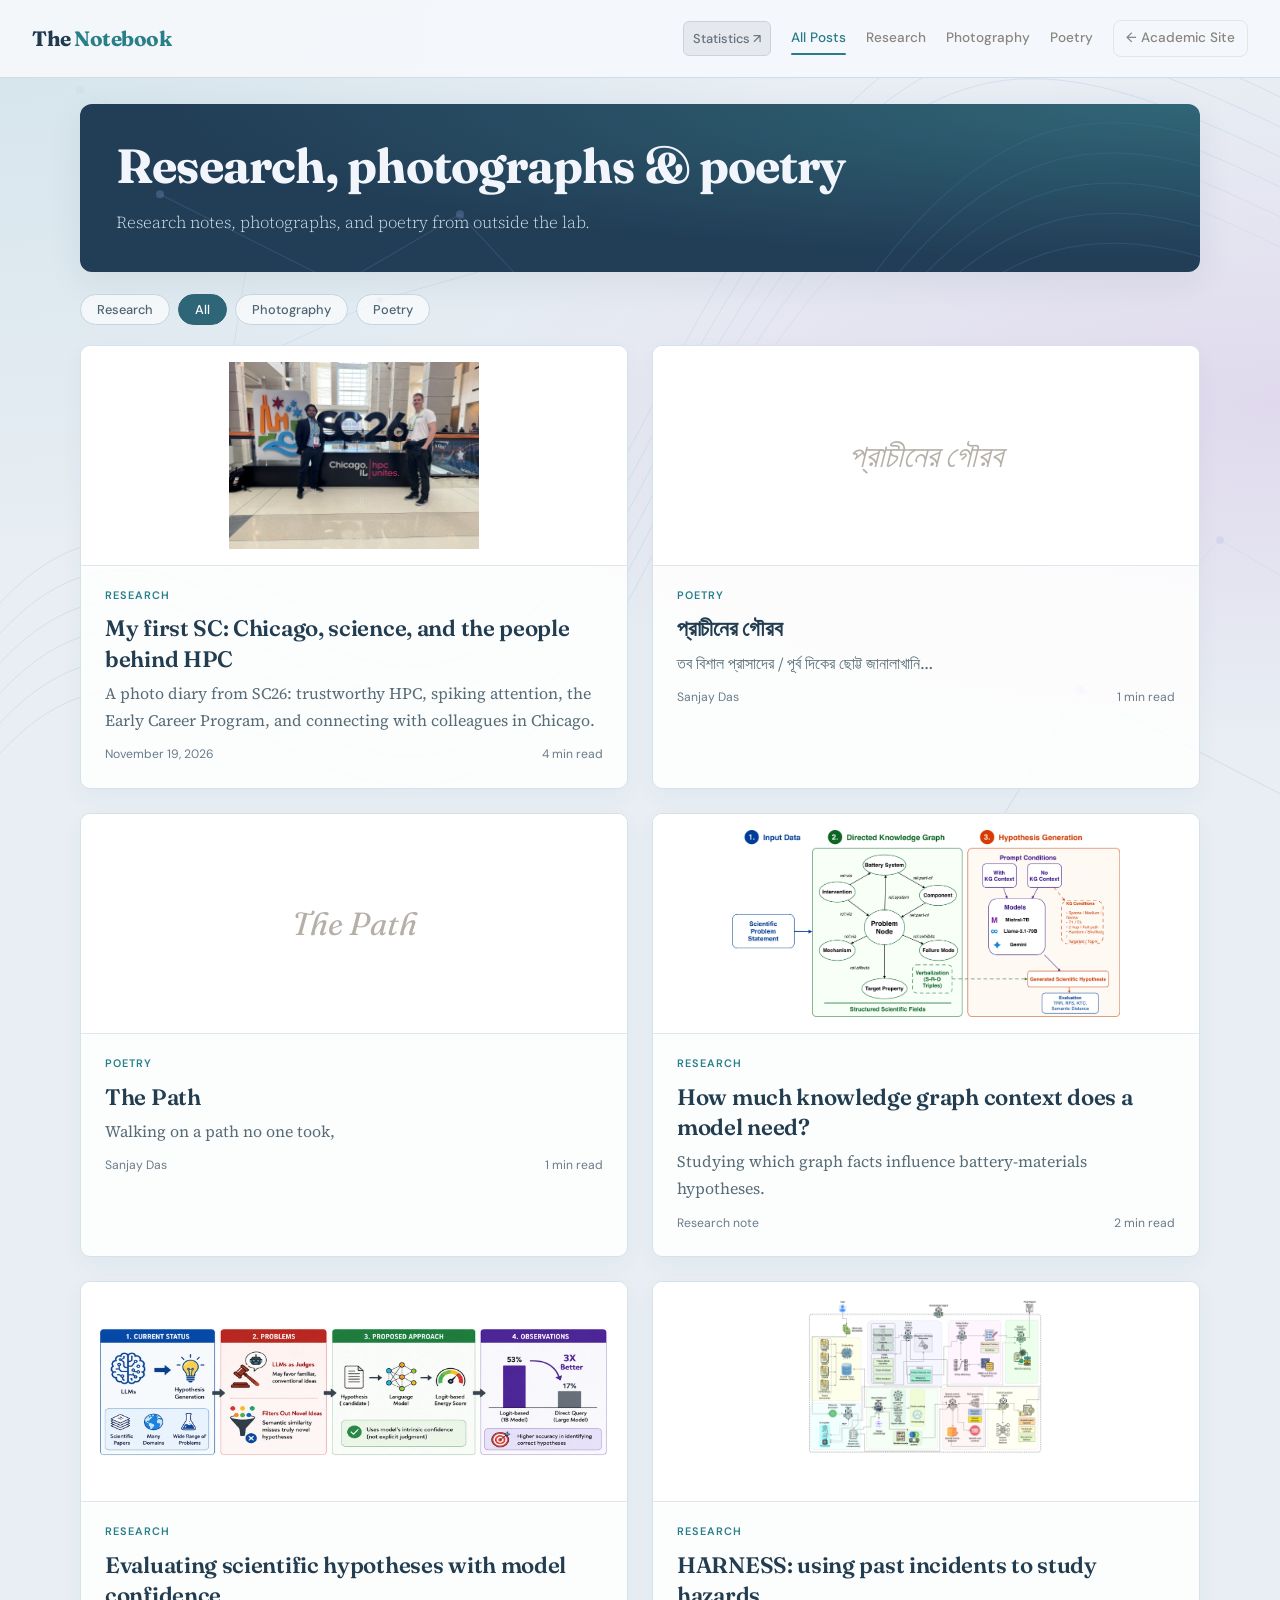
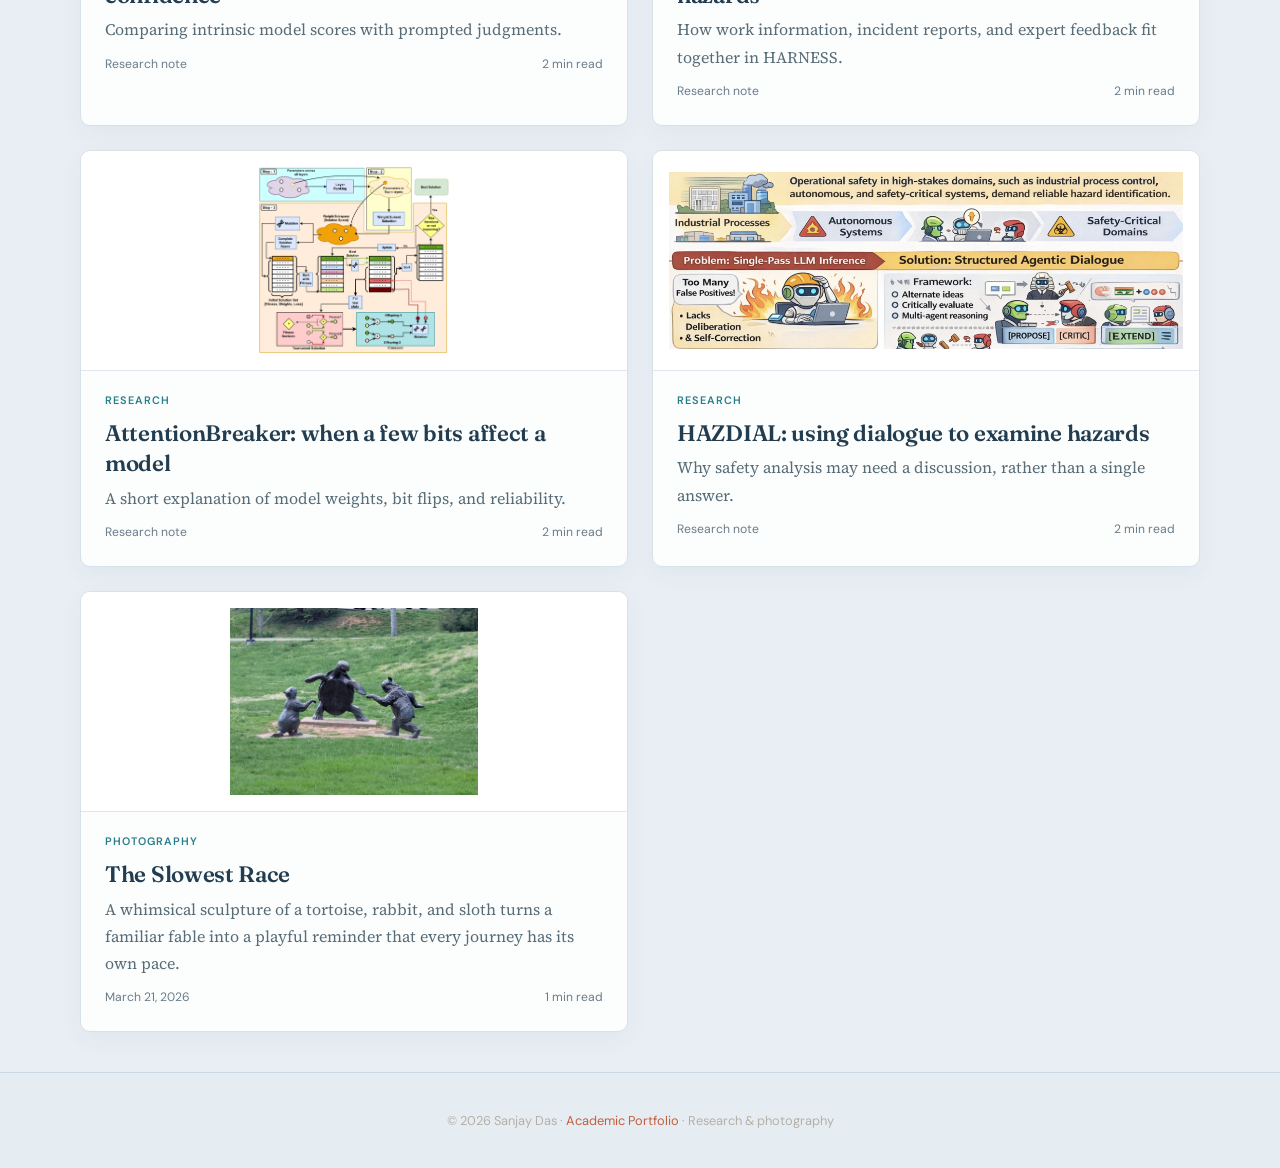
<file: blog/index.html>
<!DOCTYPE html>
<html lang="en">
<head>
<meta charset="UTF-8">
<meta name="viewport" content="width=device-width, initial-scale=1.0">
<title>The Notebook &mdash; Sanjay Das</title>
<meta name="description" content="Essays, photography, poetry, and creative explorations by Sanjay Das.">
<link rel="preconnect" href="https://fonts.googleapis.com">
<link href="https://fonts.googleapis.com/css2?family=Fraunces:ital,opsz,wght@0,9..144,300;0,9..144,400;0,9..144,600;0,9..144,700;1,9..144,300;1,9..144,400&family=Source+Serif+4:ital,opsz,wght@0,8..60,300;0,8..60,400;0,8..60,600;1,8..60,300;1,8..60,400&family=DM+Sans:wght@400;500;600&display=swap" rel="stylesheet">
<style>
*,:before,:after{margin:0;padding:0;box-sizing:border-box;}
:root{
  --bg:#faf8f5;--surface:#fff;--text:#2c2a28;--text-s:#8a8580;--text-l:#b5afa8;
  --accent:#c45d3e;--accent-soft:rgba(196,93,62,.08);--accent-h:#a84a2f;
  --brd:#e8e4df;--brd-l:#f0ece7;--warm:#f5f0ea;
  --serif:'Source Serif 4',Georgia,serif;
  --display:'Fraunces',Georgia,serif;
  --sans:'DM Sans',system-ui,sans-serif;
  --max-w:720px;--wide-w:960px;--tr:.3s ease;
}
html{scroll-behavior:smooth;}
body{font-family:var(--serif);background:var(--bg);color:var(--text);line-height:1.8;font-size:17px;min-height:100vh;min-height:100dvh;}

/* === HEADER === */
.site-header{
  padding:20px 32px;display:flex;align-items:center;justify-content:space-between;
  border-bottom:1px solid var(--brd);position:sticky;top:0;z-index:50;
  backdrop-filter:blur(16px);background:rgba(255,255,255,.85);gap:16px;
}
.site-logo{font-family:var(--display);font-size:1.3rem;font-weight:700;color:var(--text);text-decoration:none;letter-spacing:-.5px;flex-shrink:0;}
.site-logo span{color:var(--accent);}
.site-nav{display:flex;gap:20px;align-items:center;flex-wrap:wrap;}
.site-nav a{font-family:var(--sans);font-size:.85rem;font-weight:500;color:var(--text-s);text-decoration:none;transition:color var(--tr);position:relative;white-space:nowrap;}
.site-nav a:hover{color:var(--accent);}
.site-nav a.active{color:var(--accent);}
.site-nav a.active::after{content:'';position:absolute;bottom:-4px;left:0;right:0;height:2px;background:var(--accent);border-radius:2px;}
.back-link{
  font-family:var(--sans);font-size:.8rem;font-weight:500;color:var(--text-s);
  text-decoration:none;display:inline-flex;align-items:center;gap:5px;
  padding:5px 12px;border:1px solid var(--brd);border-radius:8px;transition:all var(--tr);
}
.back-link:hover{border-color:var(--accent);color:var(--accent);}

/* mobile menu */
.mob-menu-btn{display:none;width:36px;height:36px;border:1px solid var(--brd);border-radius:8px;background:transparent;cursor:pointer;place-items:center;color:var(--text-s);}
.mob-menu-btn svg{width:20px;height:20px;}

/* === HERO === */
.hero{max-width:var(--wide-w);margin:0 auto;padding:60px 32px 50px;text-align:center;}
.hero h1{font-family:var(--display);font-size:2.8rem;font-weight:700;letter-spacing:-1.5px;line-height:1.15;margin-bottom:14px;}
.hero p{font-size:1.05rem;color:var(--text-s);max-width:500px;margin:0 auto;font-style:italic;font-weight:300;}

/* === FILTERS === */
.filter-bar{max-width:var(--wide-w);margin:0 auto;padding:0 32px 32px;display:flex;gap:8px;justify-content:center;flex-wrap:wrap;}
.filter-btn{
  font-family:var(--sans);font-size:.8rem;font-weight:500;padding:6px 16px;
  border:1px solid var(--brd);border-radius:24px;background:transparent;
  color:var(--text-s);cursor:pointer;transition:all var(--tr);
}
.filter-btn:hover{border-color:var(--accent);color:var(--accent);}
.filter-btn.active{background:var(--accent);color:#fff;border-color:var(--accent);}

/* === POST GRID === */
.posts-grid{
  max-width:var(--wide-w);margin:0 auto;padding:0 32px 50px;
  display:grid;grid-template-columns:repeat(auto-fill,minmax(280px,1fr));gap:24px;
}
.post-card{
  background:var(--surface);border:1px solid var(--brd-l);border-radius:12px;
  overflow:hidden;transition:all var(--tr);cursor:pointer;
  opacity:0;animation:fadeUp .5s ease forwards;
}
.post-card:nth-child(1){animation-delay:.05s;}.post-card:nth-child(2){animation-delay:.1s;}.post-card:nth-child(3){animation-delay:.15s;}.post-card:nth-child(4){animation-delay:.2s;}.post-card:nth-child(5){animation-delay:.25s;}.post-card:nth-child(6){animation-delay:.3s;}
@keyframes fadeUp{from{opacity:0;transform:translateY(16px)}to{opacity:1;transform:translateY(0)}}
.post-card:hover{transform:translateY(-3px);box-shadow:0 12px 40px rgba(0,0,0,.06);border-color:var(--brd);}
.post-card-img{width:100%;height:180px;object-fit:cover;display:block;background:var(--warm);}
.post-card-body{padding:20px 22px 24px;}
.post-card-cat{font-family:var(--sans);font-size:.68rem;font-weight:600;text-transform:uppercase;letter-spacing:1.5px;color:var(--accent);margin-bottom:8px;}
.post-card-body h2{font-family:var(--display);font-size:1.15rem;font-weight:600;line-height:1.3;margin-bottom:6px;letter-spacing:-.3px;}
.post-card-body .excerpt{font-size:.88rem;color:var(--text-s);line-height:1.6;margin-bottom:10px;}
.post-card-footer{display:flex;justify-content:space-between;align-items:center;font-family:var(--sans);font-size:.76rem;color:var(--text-l);}

/* === SINGLE POST === */
.post-view{display:none;}
.post-view.active{display:block;}
.posts-listing.hidden{display:none;}
.post-header{max-width:var(--max-w);margin:0 auto;padding:50px 32px 28px;text-align:center;}
.post-header .post-cat{font-family:var(--sans);font-size:.7rem;font-weight:600;text-transform:uppercase;letter-spacing:2px;color:var(--accent);margin-bottom:14px;display:inline-block;}
.post-header h1{font-family:var(--display);font-size:2.2rem;font-weight:700;letter-spacing:-1px;line-height:1.2;margin-bottom:10px;}
.post-header .post-meta{font-family:var(--sans);font-size:.82rem;color:var(--text-s);}
.post-header .post-meta span{margin:0 6px;color:var(--brd);}
.post-cover{max-width:var(--wide-w);margin:0 auto 36px;padding:0 32px;}
.post-cover img{width:100%;border-radius:12px;display:block;}
.post-content{max-width:var(--max-w);margin:0 auto;padding:0 32px 70px;}
.post-content p{margin-bottom:18px;}
.post-content h2{font-family:var(--display);font-size:1.4rem;font-weight:600;margin:36px 0 14px;letter-spacing:-.5px;}
.post-content h3{font-family:var(--display);font-size:1.15rem;font-weight:600;margin:28px 0 10px;}
.post-content blockquote{border-left:3px solid var(--accent);margin:24px 0;padding:4px 0 4px 22px;font-style:italic;color:var(--text-s);}
.post-content img{width:100%;border-radius:8px;margin:22px 0;}
.post-content .gallery{display:grid;grid-template-columns:repeat(auto-fill,minmax(180px,1fr));gap:10px;margin:24px 0;}
.post-content .gallery img{height:180px;object-fit:cover;margin:0;cursor:pointer;transition:transform .3s;}
.post-content .gallery img:hover{transform:scale(1.02);}
.post-content .poem{font-style:italic;line-height:2.2;padding:22px 28px;margin:24px 0;background:var(--warm);border-radius:10px;border-left:3px solid var(--accent);}
.post-back-btn{font-family:var(--sans);font-size:.85rem;font-weight:500;color:var(--accent);text-decoration:none;display:inline-flex;align-items:center;gap:5px;cursor:pointer;border:none;background:none;padding:0;margin-bottom:20px;transition:color var(--tr);}
.post-back-btn:hover{color:var(--accent-h);}

/* === FOOTER === */
.site-footer{border-top:1px solid var(--brd);padding:36px 32px;text-align:center;font-family:var(--sans);font-size:.8rem;color:var(--text-l);}
.site-footer a{color:var(--accent);text-decoration:none;}
.site-footer a:hover{text-decoration:underline;}

/* === RESPONSIVE === */
@media(max-width:700px){
  .site-header{padding:14px 16px;flex-wrap:wrap;}
  .site-nav{gap:12px;}
  .site-nav a{font-size:.78rem;}
  .mob-menu-btn{display:grid;}
  .site-nav.collapsed{display:none;}
  .site-nav.expanded{display:flex;width:100%;justify-content:center;padding-top:8px;}
  .hero{padding:40px 16px 30px;}
  .hero h1{font-size:2rem;}
  .filter-bar,.posts-grid,.post-header,.post-content,.post-cover{padding-left:16px;padding-right:16px;}
  .post-header h1{font-size:1.6rem;}
  .posts-grid{grid-template-columns:1fr;gap:16px;}
  .post-content .gallery{grid-template-columns:repeat(auto-fill,minmax(140px,1fr));}
}
@media(max-width:380px){
  .hero h1{font-size:1.7rem;}
  .filter-btn{padding:5px 12px;font-size:.74rem;}
}
@media(min-width:701px){
  .mob-menu-btn{display:none !important;}
}
</style>
<link rel="stylesheet" href="../assets/notebook.css">
</head>
<body>

<header class="site-header">
  <a href="#" class="site-logo" onclick="showListing();return false;">The <span>Notebook</span></a>
  <button class="mob-menu-btn" onclick="toggleMobNav()">
    <svg viewBox="0 0 24 24" fill="none" stroke="currentColor" stroke-width="2"><path d="M3 12h18M3 6h18M3 18h18"/></svg>
  </button>
  <nav class="site-nav" id="site-nav"><a class="statistics-nav-link" href="../#statistics">Statistics ↗</a>
    <a href="#" class="active" onclick="showListing();return false;">All Posts</a>
    <a href="#" onclick="filterAndShow('research');return false;">Research</a>
    <a href="#" onclick="filterAndShow('photography');return false;">Photography</a>
    <a href="#" onclick="filterAndShow('poetry');return false;">Poetry</a>
    <!-- UPDATE THIS LINK to your actual academic site URL -->
    <a href="../" class="back-link">&larr; Academic Site</a>
  </nav>
</header>

<div class="posts-listing" id="posts-listing">
  <section class="hero">
    <h1>Research, photographs &amp; poetry</h1>
    <p>Research notes, photographs, and poetry from outside the lab.</p>
  </section>
  <div class="filter-bar" id="filter-bar">
    <button class="filter-btn" onclick="filterPosts('research')">Research</button>
  <button class="filter-btn active" onclick="filterPosts('all')">All</button>
    <button class="filter-btn" onclick="filterPosts('photography')">Photography</button>
    <button class="filter-btn" onclick="filterPosts('poetry')">Poetry</button>
  </div>
  <div class="posts-grid" id="posts-grid"></div>
</div>

<div class="post-view" id="post-view">
  <div class="post-header">
    <button class="post-back-btn" onclick="showListing()">&larr; Back to all posts</button>
    <div class="post-cat" id="pv-cat"></div>
    <h1 id="pv-title"></h1>
    <div class="post-meta"><span id="pv-date"></span> <span>&middot;</span> <span id="pv-read"></span></div>
  </div>
  <div class="post-cover" id="pv-cover-wrap"></div>
  <article class="post-content" id="pv-body"></article>
</div>

<footer class="site-footer">
  <p>&copy; 2026 Sanjay Das &middot; <a href="../">Academic Portfolio</a> &middot; Research & photography</p>
</footer>

<script>
/* ============ BLOG DATA ============ */
/* Add / edit posts here. Each post = one object. */
var blogPosts = [
{"id":"sc26-chicago","title":"My first SC: Chicago, science, and the people behind HPC","category":"research","date":"November 19, 2026","readTime":"4 min read","excerpt":"A photo diary from SC26: trustworthy HPC, spiking attention, the Early Career Program, and connecting with colleagues in Chicago.","cover":"../photos/815090A6-C69B-44DC-95D8-F91A3D740486_1_102_o.jpeg","body":""},
{"id": "prachiner-gourob", "title": "প্রাচীনের গৌরব", "category": "poetry", "date": "Sanjay Das", "readTime": "1 min read", "excerpt": "তব বিশাল প্রাসাদের / পূর্ব দিকের ছোট্ট জানালাখানি…", "cover": null, "body": "<div class=\"poem-text\" lang=\"bn\"><p>তব বিশাল প্রাসাদের<br>\nপূর্ব দিকের ছোট্ট জানালাখানি,<br>\nঅশোভন লাগে দেখিয়া আমাকে<br>\nপর্দা দিয়াছো টানি।<br>\nশীর্ণ বক্ষে রুগ্ণ পাঁজরে,<br>\nদগ্ধ গো মোর দেহ,<br>\nচারিদিকে চাই, খুঁজিয়া না পাই,<br>\nদেখিবে যে মোরে কেহ।</p><p>তবু দুঃখ নাহি মোর,<br>\nআশা নিয়ে বাঁচি স্নিগ্ধ বাতাসে,<br>\nস্বপনেতে বিভোর।</p><p>তবু এক গৌরবে অদ্বিতীয় আমি,<br>\nএ বিশাল সৌধ মাঝে,<br>\nঊষার প্রথম কিরণখানি<br>\nহৃদয়েতে মোর বাজে।</p><p>প্রভাতের লাল রক্তিম আভায়,<br>\nপাঁজরের মোর শততল,<br>\nস্বর্ণসম রঙিন হয়ে,<br>\nনিত্য সমুজ্জ্বল।</p></div>"},
{"id": "the-path", "title": "The Path", "category": "poetry", "date": "Sanjay Das", "readTime": "1 min read", "excerpt": "Walking on a path no one took,", "cover": null, "body": "<div class=\"poem-text\"><p>Walking on a path no one took,<br>\nMile after mile, I went on<br>\nTo get somewhere<br>\nI feel I belong,<br>\nWhere I can rest<br>\nwith a tiresome smile<br>\non a proud face<br>\nwith my head held high\u2026</p><p>Still, nothing in sight<br>\nexcept the mysterious path<br>\nengulfed in fog,<br>\nfull of walking shadows<br>\ngetting thicker and thicker<br>\nas far as the eye goes\u2026</p><p>With trembling legs and<br>\na fearful heart<br>\nfull of hopes and dreams,<br>\nalone, all alone, I went on\u2026</p></div>"},
{"id": "knowledge-graphs", "title": "How much knowledge graph context does a model need?", "category": "research", "date": "Research note", "readTime": "2 min read", "excerpt": "Studying which graph facts influence battery-materials hypotheses.", "cover": "../assets/figures/knowledge-graphs-paper.webp", "body": "<p>A knowledge graph describes entities and their relationships explicitly. For a scientific language model, it can supply structured context alongside a question. But a larger graph also includes more redundant or distracting information. This study asks which graph facts actually affect the generated hypothesis.</p><h2>Changing the context, not just the prompt</h2><p>We study battery-materials hypothesis generation across Mistral-7B, Llama-3.1-70B, and Gemini 2.5 Flash. The experiments vary how many facts are supplied, how detailed the relationships are, and how the graph is connected. Full-graph and no-graph conditions provide important comparison points.</p><p>Imagine giving someone an entire collection of research notes versus a short selection of relevant relationships. If both lead to a similar explanation, that suggests the larger collection contains redundancy. It does not, by itself, prove that the selected relationships are the only important ones.</p><h2>Compact context can preserve much of the signal</h2><p>Compact top-k subgraphs often approximate full-graph behavior. The study examines generated outputs using measures of graph content and semantic similarity, including settings where claimed-outcome facts are withheld. The effect is selective and depends on the model.</p><p>An important control complicates the story: random and topology-based subsets can recover substantial signal too. Models without supplied graphs can also reproduce graph content from their existing knowledge. That makes it difficult to credit every successful answer to a particular fact-selection rule.</p><h2>A practical question for scientific workflows</h2><p>The findings motivate testing whether a smaller context can serve a task as well as a larger one. The appropriate comparison includes alternative subsets and a no-graph baseline. Reproducing graph content is informative, but judging whether a hypothesis is scientifically useful still requires a broader evaluation.</p><p><a href=\"https://arxiv.org/abs/2605.27176\">Read the paper \u2197</a></p>"},
{"id": "hypothesis-ranking", "title": "Evaluating scientific hypotheses with model confidence", "category": "research", "date": "Research note", "readTime": "2 min read", "excerpt": "Comparing intrinsic model scores with prompted judgments.", "cover": "../assets/figures/hypothesis-ranking-paper.webp", "body": "<p>A model can generate a convincing scientific hypothesis without offering a dependable way to evaluate it. This study asks a narrower, measurable question: given a paper\u2019s background and research question, can a model identify the hypothesis that belongs to that study?</p><h2>Scoring instead of asking for a verdict</h2><p>A prompted judge compares alternatives and returns a choice or ranking. Our alternative scores each candidate using signals from the model\u2019s token predictions. The study examines normalized likelihood and raw target-logit energy, measuring how the model responds to the hypothesis text under the same background context.</p><p>Think of this as comparing two ways to assess an answer: ask the model to explain its preference, or inspect the numerical signal produced while it processes the candidate. These are different measurements, and neither should be confused with an experiment that verifies the scientific claim.</p><h2>Reading the benchmark carefully</h2><p>The evaluation covers seven models and 1,323 papers across 12 disciplines. Each paper has its associated hypothesis and fifteen incorrect alternatives. Pooled intrinsic scoring reaches 33.0% Hit@1, compared with 16.6% for prompted listwise ranking. Hit@1 means the correct hypothesis was placed first.</p><p>The strongest configuration reaches 53.1%, but it is the best result selected from 14 model-by-scorer combinations. It is not the average performance of the method. Reporting that selection context is necessary to interpret the figure fairly.</p><h2>Recognition is not discovery</h2><p>These findings support further work on intrinsic scoring for hypothesis evaluation. They do not establish that a high-scoring new hypothesis is true, original, or experimentally feasible. Selecting an existing hypothesis from alternatives is a useful test, but open-ended scientific discovery asks more of the system.</p><p><a href=\"https://arxiv.org/abs/2608.17270\">Read the paper \u2197</a></p>"},
{"id": "harness", "title": "HARNESS: using past incidents to study hazards", "category": "research", "date": "Research note", "readTime": "2 min read", "excerpt": "How work information, incident reports, and expert feedback fit together in HARNESS.", "cover": "../assets/figures/harness-paper.webp", "body": "<p>An incident report is useful only if its lessons reach the next person facing a related task. In a large technical organization, that can mean finding relevant evidence across years of reports and connecting it to a new work description. HARNESS studies an AI-assisted workflow for that problem.</p><h2>From a work description to relevant evidence</h2><p>The framework combines structured work information, retrieval of historical events, language models, and risk analysis. Retrieval supplies potentially relevant past incidents, giving the reasoning process evidence beyond the wording of the current task.</p><p>Consider a hypothetical maintenance job involving equipment isolation. A useful system would need to connect the task description with relevant earlier incidents, then explain which hazards deserve review. This example illustrates the retrieval problem; it is not a reported HARNESS deployment case.</p><h2>Experts are part of the workflow</h2><p>HARNESS includes a human-in-the-loop mechanism through which subject matter experts review and refine predictions. Their input can help distinguish a meaningful connection from a superficial similarity between two reports. Feedback also supports an iterative process rather than a one-off answer.</p><p>This distinction matters because historical evidence is incomplete. Reports may describe similar equipment under different conditions, and a past event may be irrelevant to the current procedure. A useful prediction must be evaluated in context, with the available operational information.</p><h2>What the paper establishes\u2014and what comes next</h2><p>The paper presents a modular architecture and describes preliminary deployment as promising. Quantitative prediction accuracy, agreement with subject matter experts, and decision latency remain evaluation priorities. It should be read as an account of the framework and its direction, rather than evidence of a measured reduction in workplace incidents.</p><p><a href=\"https://arxiv.org/abs/2511.10810\">Read the paper \u2197</a></p>"},
{"id": "attentionbreaker", "title": "AttentionBreaker: when a few bits affect a model", "category": "research", "date": "Research note", "readTime": "2 min read", "excerpt": "A short explanation of model weights, bit flips, and reliability.", "cover": "../assets/figures/attentionbreaker-paper.webp", "body": "<p>When we discuss language-model reliability, we often focus on prompts and generated answers. AttentionBreaker asks about a lower layer: the stored numbers that make the model work. Those numbers are represented by bits, and some bits matter much more than others.</p><h2>Why a bit flip can matter</h2><p>A weight is a numerical parameter learned during training. Its binary representation determines its stored value. Changing a bit can alter that value, sometimes substantially. The effect depends on the representation, the bit position, and where that weight participates in the computation.</p><p>Searching every possible change in a large model is impractical. AttentionBreaker narrows the parameter space and uses GenBFA, an evolutionary optimization method, to find particularly vulnerable bits. The research examines targeted changes, rather than treating every possible hardware fault as equally damaging.</p><h2>A small change with a large measured effect</h2><p>In the reported LLaMA3-8B-Instruct W8 experiment, three targeted bit flips reduce MMLU accuracy from 67.3% to 0%. That is a specific model, quantization setting, attack procedure, and benchmark\u2014not a universal failure rate for language models.</p><p>MMLU measures performance across a collection of question-answering tasks. A collapse there is a strong signal of disrupted model behavior, but it does not describe every possible use of the model. The experimental setup matters as much as the headline number.</p><h2>What this changes about reliability testing</h2><p>The work motivates checking the integrity of model parameters alongside the quality of model outputs. Protection can be considered at multiple levels: storage, memory, hardware, and model execution. AttentionBreaker identifies vulnerabilities; establishing a complete defense requires separate evaluation against an explicit threat model.</p><p><a href=\"https://arxiv.org/abs/2411.13757\">Read the paper \u2197</a></p>"},
{"id": "hazdial", "title": "HAZDIAL: using dialogue to examine hazards", "category": "research", "date": "Research note", "readTime": "2 min read", "excerpt": "Why safety analysis may need a discussion, rather than a single answer.", "cover": "../assets/figures/hazdial-paper.webp", "body": "<p>A safety review usually involves questions, objections, and revisions. A language model asked to identify hazards in one pass has no comparable review process. HAZDIAL studies whether a structured conversation between agents can improve that analysis.</p><h2>What the agents actually do</h2><p>We compare a single-prompt baseline with two dialogue designs. In debate, a proposer identifies hazards and a critic challenges the suggestions. In constructive discussion, an analyst and reviewer work together to refine the answer. The distinction is practical: challenging an unsupported hazard is different from helping another agent find one it missed.</p><p>The framework also explores evolutionary optimization of the dialogue policy. Instead of assuming one agent configuration works best, the search adjusts aspects of the interaction and scores the resulting behavior. Its recall-oriented objective gives extra weight to avoiding missed hazards.</p><h2>More conversation is not automatically better</h2><p>The evaluation uses a curated hazard dataset and examines precision, recall, and F1. Precision asks how many proposed hazards are correct; recall asks how many relevant hazards were found. In a safety setting, both matter: false alarms consume attention, while omissions leave risks unexplored.</p><p>Results vary with the model and dialogue structure. Debate performs well for the smaller open model, while cooperative discussion can underperform its baseline. With GPT-4.1, discussion improves recall. The lesson is to evaluate the interaction design, rather than treating additional agents as an improvement by themselves.</p><h2>The boundary of the result</h2><p>This is a study of hazard identification under defined evaluation conditions. Matching predicted hazards to reference labels and interpreting dialogue traces introduce limitations. A plausible exchange is still not evidence that an operation is safe; engineering judgment remains necessary.</p><p><a href=\"https://arxiv.org/abs/2606.03812\">Read the paper \u2197</a></p>"},
  {
  id: "park-sculpture",
  title: "The Slowest Race",
  category: "photography",
  date: "March 21, 2026",
  readTime: "1 min read",
  excerpt: "A whimsical sculpture of a tortoise, rabbit, and sloth turns a familiar fable into a playful reminder that every journey has its own pace.",
  cover: "../photos/PXL_20260321_195242617.jpg",
  body: `
    <p>During a walk through the park, I stumbled upon a charming sculpture featuring three unlikely companions: a tortoise, a rabbit, and a sloth. Inspired by the classic tale of perseverance, the scene playfully asks a simple question—who really wins the race?</p>

    <p>Surrounded by open greenery, the artwork is a lighthearted reminder that progress comes in many forms, and every traveler moves at their own pace.</p>
  `
},

  // {
  //   id: "why-research",
  //   title: "Why I Chose Research Over Industry",
  //   category: "essay",
  //   date: "April 15, 2024",
  //   readTime: "5 min read",
  //   excerpt: "The decision wasn\u2019t straightforward. After two rewarding internships, I found myself drawn back to academia.",
  //   cover: "https://images.unsplash.com/photo-1481627834876-b7833e8f5570?w=800",
  //   body: '<p>The decision wasn\u2019t straightforward. After two rewarding internships at tech companies, I found myself drawn back to the open-ended nature of academic research.</p><p>What ultimately tipped the scale was the freedom to ask my own questions. In industry, the problems are defined by product needs. In academia, I could chase ideas that kept me up at night.</p><blockquote>The best research doesn\u2019t come from knowing what you\u2019re looking for. It comes from being comfortable with not knowing.</blockquote><p>That\u2019s not to say industry is lesser \u2014 it\u2019s profoundly different. It taught me to think about impact, scalability, and real users in ways that strengthen my research today.</p><h2>Advice for Those Deciding</h2><p>Try both if you can. Do at least one serious internship and one serious research project. Pay attention to when you feel most alive. The answer is usually in the doing, not the deliberating.</p>'
  // },
  // {
  //   id: "reading-ml-papers",
  //   title: "A Beginner\u2019s Guide to Reading ML Papers",
  //   category: "essay",
  //   date: "February 20, 2024",
  //   readTime: "7 min read",
  //   excerpt: "When I started my PhD, reading papers felt like deciphering ancient scrolls. Here\u2019s the system I developed.",
  //   cover: "https://images.unsplash.com/photo-1456513080510-7bf3a84b82f8?w=800",
  //   body: '<p>When I started my PhD, reading papers felt like deciphering ancient scrolls. Here\u2019s the three-pass system I developed.</p><h2>First Pass \u2014 10 Minutes</h2><p>Read the title, abstract, intro, section headings, and conclusion. You should now know what the paper claims and roughly how.</p><h2>Second Pass \u2014 30 Minutes</h2><p>Read the whole thing but skip proofs and dense math. Focus on figures and tables \u2014 they\u2019re the real story.</p><h2>Third Pass \u2014 1-2 Hours</h2><p>Only if you need to reproduce the work. Engage with every equation and assumption. This is where real understanding happens.</p><blockquote>Reading a paper is not the same as understanding it. Understanding requires actively reconstructing the argument in your own words.</blockquote>'
  // },
  // {
  //   id: "street-photography",
  //   title: "Light Between Buildings",
  //   category: "photography",
  //   date: "March 8, 2024",
  //   readTime: "2 min read",
  //   excerpt: "A photo essay on finding extraordinary light in ordinary urban spaces.",
  //   cover: "https://images.unsplash.com/photo-1477959858617-67f85cf4f1df?w=800",
  //   body: '<p>There\u2019s a particular quality of light in cities between 4 and 5 PM \u2014 when the sun threads through gaps between buildings, casting long golden corridors across pavement and faces.</p><div class="gallery"><img src="https://images.unsplash.com/photo-1477959858617-67f85cf4f1df?w=400" alt="Urban light"><img src="https://images.unsplash.com/photo-1480714378408-67cf0d13bc1b?w=400" alt="City"><img src="https://images.unsplash.com/photo-1449824913935-59a10b8d2000?w=400" alt="Street"><img src="https://images.unsplash.com/photo-1514565131-fce0801e5785?w=400" alt="Architecture"><img src="https://images.unsplash.com/photo-1444723121867-7a241cacace9?w=400" alt="Skyline"><img src="https://images.unsplash.com/photo-1519501025264-65ba15a82390?w=400" alt="Urban"></div><p>I shoot exclusively on a Fuji X100V \u2014 its fixed lens forces me to move, to commit to a frame. Constraints breed creativity.</p>'
  // },
  // {
  //   id: "gradient-descent-poem",
  //   title: "Gradient Descent \u2014 A Poem",
  //   category: "poetry",
  //   date: "March 1, 2024",
  //   readTime: "1 min read",
  //   excerpt: "A poem about optimization, uncertainty, and the search for something good enough.",
  //   cover: null,
  //   body: '<div class="poem">We step, uncertain, down the slope,<br>each iteration a quiet hope<br>that loss will shrink, that weights will learn,<br>that somewhere past the noise, a turn<br>reveals the minimum we seek \u2014<br>not global, maybe, but unique.<br><br>The learning rate \u2014 too bold, too shy \u2014<br>determines if we soar or die<br>in oscillations, stuck in place,<br>or overshoot with too much grace.<br><br>And yet we trust the algorithm\u2019s way:<br>that small corrections, day by day,<br>will bring us closer to the ground<br>where something beautiful is found.</div><p>Written during a frustrating hyperparameter search at 2 AM. Sometimes the best way to understand an algorithm is to feel it.</p>'
  // },
  // {
  //   id: "debugging-3am",
  //   title: "On Debugging at 3 AM",
  //   category: "creative",
  //   date: "January 12, 2024",
  //   readTime: "3 min read",
  //   excerpt: "There\u2019s a peculiar clarity that arrives at 3 AM, after the coffee has worn off.",
  //   cover: "https://images.unsplash.com/photo-1504639725590-34d0984388bd?w=800",
  //   body: '<p>There\u2019s a peculiar clarity that arrives at 3 AM, after the coffee has worn off and the office has emptied. The bug you\u2019ve been chasing all day suddenly feels less like an adversary and more like a puzzle left by a previous version of yourself.</p><p>You read the stack trace one more time. And there it is \u2014 line 247, an off-by-one error. You fix it, run the tests, and watch them pass in a cascade of green.</p><blockquote>Every bug is a lesson in humility. The code is doing exactly what you told it to do.</blockquote><p>There\u2019s something meditative about 3 AM debugging. The world shrinks to you and the code. No Slack. No meetings. Just the quiet satisfaction of making something work.</p>'
  // },
  // {
  //   id: "nature-walks",
  //   title: "Quiet Hours \u2014 Nature Photography",
  //   category: "photography",
  //   date: "December 5, 2023",
  //   readTime: "2 min read",
  //   excerpt: "Early morning walks in forests and fields, before anyone else is awake.",
  //   cover: "https://images.unsplash.com/photo-1441974231531-c6227db76b6e?w=800",
  //   body: '<p>I started taking early morning walks during the pandemic. What began as a coping mechanism became a practice I now protect fiercely.</p><div class="gallery"><img src="https://images.unsplash.com/photo-1441974231531-c6227db76b6e?w=400" alt="Forest"><img src="https://images.unsplash.com/photo-1470071459604-3b5ec3a7fe05?w=400" alt="Misty morning"><img src="https://images.unsplash.com/photo-1447752875215-b2761acb3c5d?w=400" alt="Trees"><img src="https://images.unsplash.com/photo-1501785888041-af3ef285b470?w=400" alt="Lake"><img src="https://images.unsplash.com/photo-1469474968028-56623f02e42e?w=400" alt="Trail"><img src="https://images.unsplash.com/photo-1506744038136-46273834b3fb?w=400" alt="Valley"></div><p>No podcasts, no music. Just footsteps and whatever the forest offers that morning.</p>'
  // }
];

/* ============ APP ============ */
var activeFilter = "all";

document.addEventListener("DOMContentLoaded", function(){
  renderPostCards("all");
});

function renderPostCards(filter){
  var grid = document.getElementById("posts-grid");
  var filtered = filter === "all" ? blogPosts : blogPosts.filter(function(p){return p.category===filter;});
  var html = "";
  for(var i=0;i<filtered.length;i++){
    var post = filtered[i];
    var imgHtml = post.cover
      ? '<img class="post-card-img" src="'+post.cover+'" alt="'+post.title+'" onerror="this.style.display=\'none\'">'
      : '<div class="post-card-img" style="display:flex;align-items:center;justify-content:center;font-family:var(--display);font-size:2rem;color:var(--text-l);font-style:italic">'+(post.category==='poetry' ? post.title : '\u2726')+'</div>';
    html += '<article class="post-card" style="animation-delay:'+(.05*(i+1))+'s">'
      + imgHtml
      + '<div class="post-card-body">'
      + '<div class="post-card-cat">'+post.category+'</div>'
      + '<h2><a href="'+(['research','poetry'].includes(post.category) ? post.id+'/' : '#'+post.id)+'"'+(['research','poetry'].includes(post.category) ? '' : ' onclick="viewPost(\''+post.id+'\');return false;"')+'>'+post.title+'</a></h2>'
      + '<p class="excerpt">'+post.excerpt+'</p>'
      + '<div class="post-card-footer"><span>'+post.date+'</span><span>'+post.readTime+'</span></div>'
      + '</div></article>';
  }
  grid.innerHTML = html;
}

function filterPosts(cat){
  activeFilter = cat;
  var btns = document.querySelectorAll(".filter-btn");
  for(var i=0;i<btns.length;i++){
    var t = btns[i].textContent.toLowerCase();
    btns[i].classList.toggle("active", t===cat || (cat==="all" && t==="all"));
  }
  renderPostCards(cat);
}

function filterAndShow(cat){
  showListing();
  filterPosts(cat);
  var navLinks = document.querySelectorAll(".site-nav a");
  for(var i=0;i<navLinks.length;i++) navLinks[i].classList.remove("active");
}

function viewPost(id){
  var post = null;
  for(var i=0;i<blogPosts.length;i++){if(blogPosts[i].id===id){post=blogPosts[i];break;}}
  if(!post) return;
  document.getElementById("pv-cat").textContent = post.category;
  document.getElementById("pv-title").textContent = post.title;
  document.getElementById("pv-date").textContent = post.date;
  document.getElementById("pv-read").textContent = post.readTime;
  document.getElementById("pv-body").innerHTML = post.body;
  var cw = document.getElementById("pv-cover-wrap");
  cw.innerHTML = post.cover ? '<img src="'+post.cover+'" alt="'+post.title+'" onerror="this.style.display=\'none\'">' : '';
  document.getElementById("posts-listing").classList.add("hidden");
  document.getElementById("post-view").classList.add("active");
  window.scrollTo(0,0);
}

function showListing(){
  document.getElementById("posts-listing").classList.remove("hidden");
  document.getElementById("post-view").classList.remove("active");
  var navLinks = document.querySelectorAll(".site-nav a");
  for(var i=0;i<navLinks.length;i++) navLinks[i].classList.remove("active");
  if(navLinks[0]) navLinks[0].classList.add("active");
  window.scrollTo(0,0);
}

/* Mobile nav toggle */
function toggleMobNav(){
  var nav = document.getElementById("site-nav");
  if(nav.classList.contains("expanded")){
    nav.classList.remove("expanded");
    nav.classList.add("collapsed");
  } else {
    nav.classList.remove("collapsed");
    nav.classList.add("expanded");
  }
}
/* Collapse on resize to desktop */
window.addEventListener("resize",function(){
  if(window.innerWidth>700){
    var nav=document.getElementById("site-nav");
    nav.classList.remove("collapsed","expanded");
  }
});
</script>

</body>
</html>
</file>
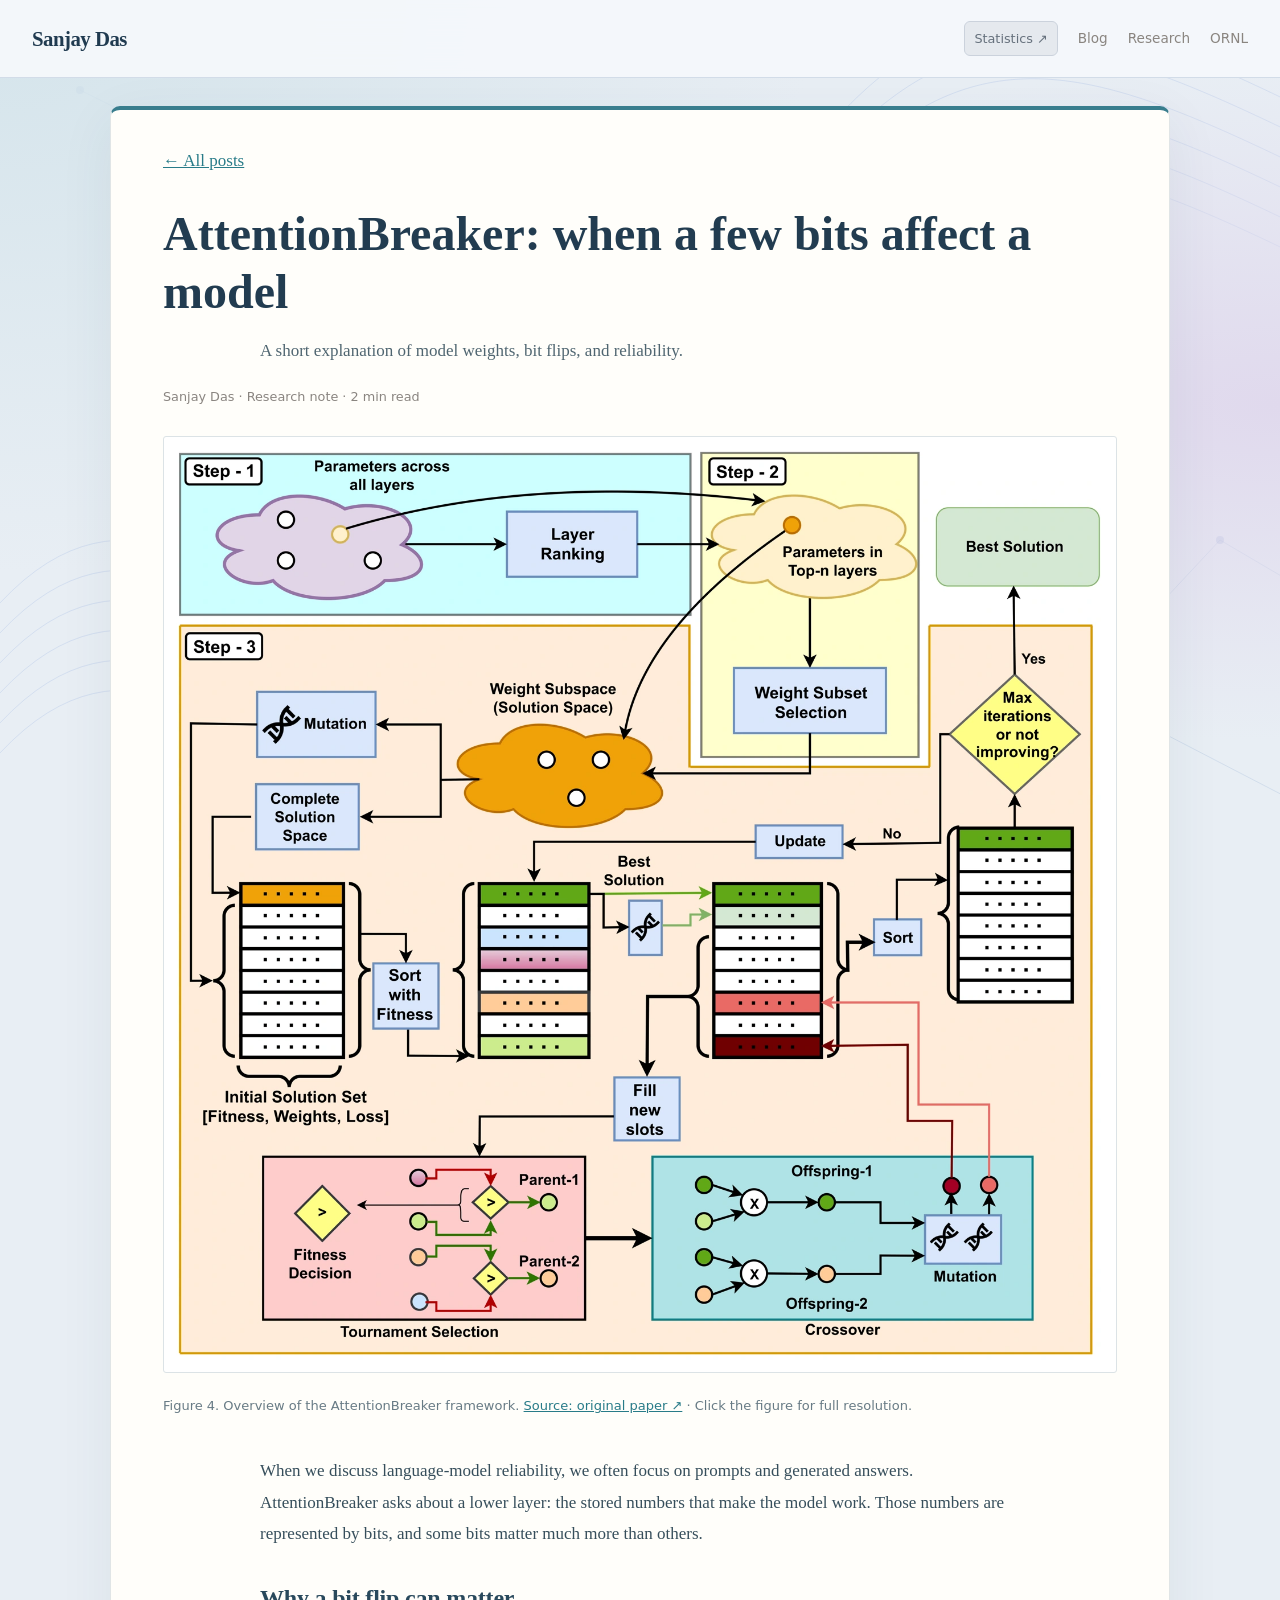
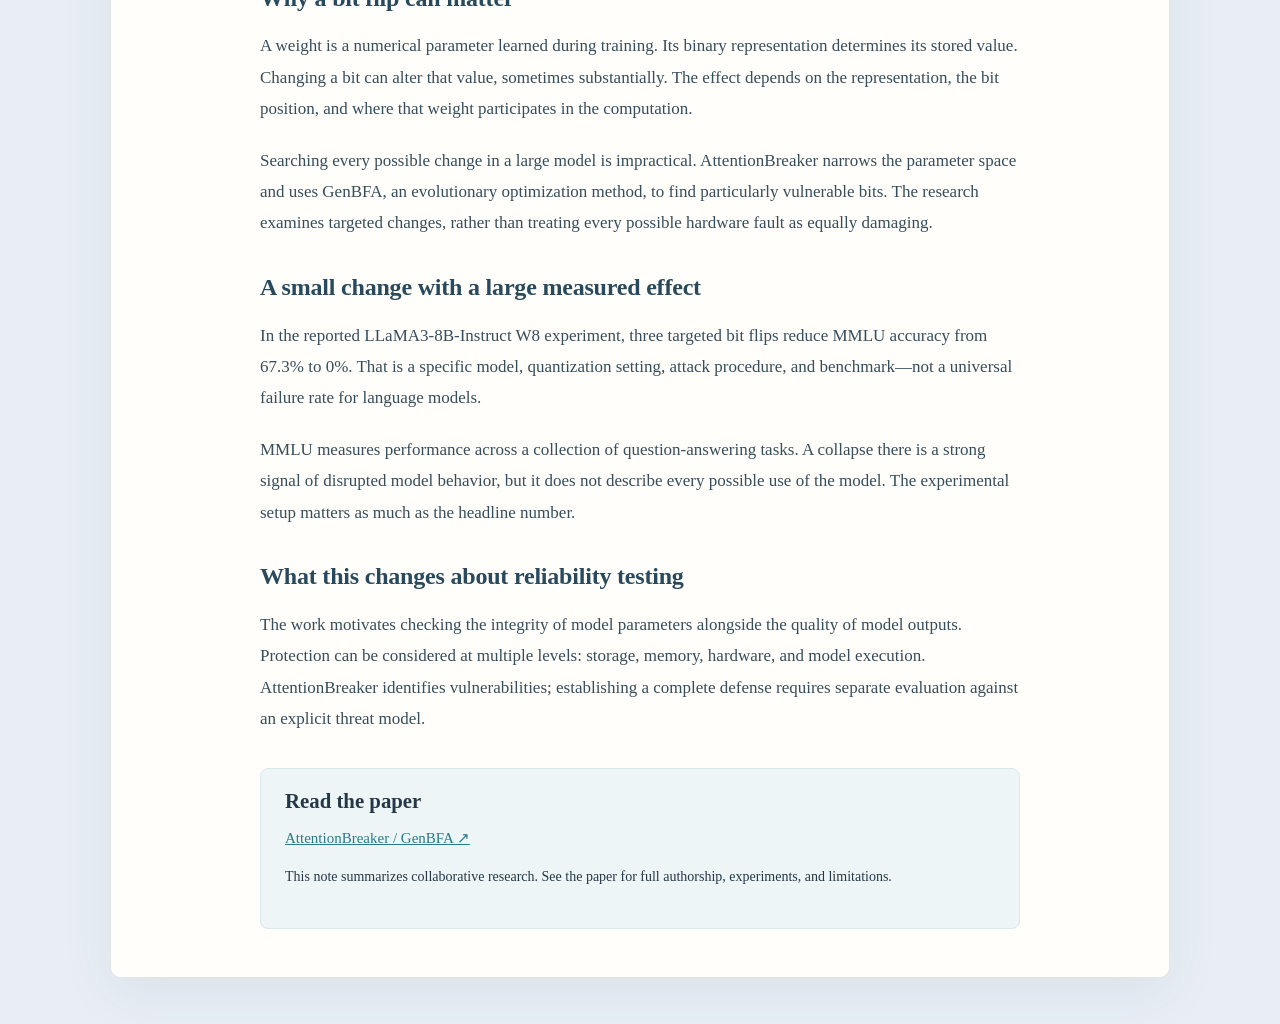
<file: blog/attentionbreaker/index.html>
<!doctype html><html lang="en"><head><meta charset="utf-8"><meta name="viewport" content="width=device-width,initial-scale=1"><title>AttentionBreaker: when a few bits affect a model — Sanjay Das</title><meta name="description" content="A short explanation of model weights, bit flips, and reliability."><link rel="stylesheet" href="../../assets/style.css"><link rel="stylesheet" href="../../assets/notebook.css"></head><body><header class="site-header"><a class="site-logo" href="../../">Sanjay Das</a><nav class="site-nav"><a class="statistics-nav-link" href="../../#statistics">Statistics ↗</a><a href="../">Blog</a><a href="../../#research">Research</a><a href="https://www.ornl.gov/staff-profile/sanjay-das">ORNL</a></nav></header><main class="article-note"><a href="../">← All posts</a><h1>AttentionBreaker: when a few bits affect a model</h1><p>A short explanation of model weights, bit flips, and reliability.</p><p class="byline">Sanjay Das · Research note · 2 min read</p><figure class="research-figure"><a href="../../assets/figures/attentionbreaker-paper.png" title="Open full-resolution figure"><img src="../../assets/figures/attentionbreaker-paper.webp" alt="Figure 4. Overview of the AttentionBreaker framework."></a><figcaption>Figure 4. Overview of the AttentionBreaker framework. <a href="https://arxiv.org/abs/2411.13757">Source: original paper ↗</a> · Click the figure for full resolution.</figcaption></figure><div class="article-body"><p>When we discuss language-model reliability, we often focus on prompts and generated answers. AttentionBreaker asks about a lower layer: the stored numbers that make the model work. Those numbers are represented by bits, and some bits matter much more than others.</p><h2>Why a bit flip can matter</h2><p>A weight is a numerical parameter learned during training. Its binary representation determines its stored value. Changing a bit can alter that value, sometimes substantially. The effect depends on the representation, the bit position, and where that weight participates in the computation.</p><p>Searching every possible change in a large model is impractical. AttentionBreaker narrows the parameter space and uses GenBFA, an evolutionary optimization method, to find particularly vulnerable bits. The research examines targeted changes, rather than treating every possible hardware fault as equally damaging.</p><h2>A small change with a large measured effect</h2><p>In the reported LLaMA3-8B-Instruct W8 experiment, three targeted bit flips reduce MMLU accuracy from 67.3% to 0%. That is a specific model, quantization setting, attack procedure, and benchmark—not a universal failure rate for language models.</p><p>MMLU measures performance across a collection of question-answering tasks. A collapse there is a strong signal of disrupted model behavior, but it does not describe every possible use of the model. The experimental setup matters as much as the headline number.</p><h2>What this changes about reliability testing</h2><p>The work motivates checking the integrity of model parameters alongside the quality of model outputs. Protection can be considered at multiple levels: storage, memory, hardware, and model execution. AttentionBreaker identifies vulnerabilities; establishing a complete defense requires separate evaluation against an explicit threat model.</p></div><aside class="paper-source"><h2>Read the paper</h2><a href="https://arxiv.org/abs/2411.13757">AttentionBreaker / GenBFA ↗</a><p>This note summarizes collaborative research. See the paper for full authorship, experiments, and limitations.</p></aside></main>
</body></html>
</file>
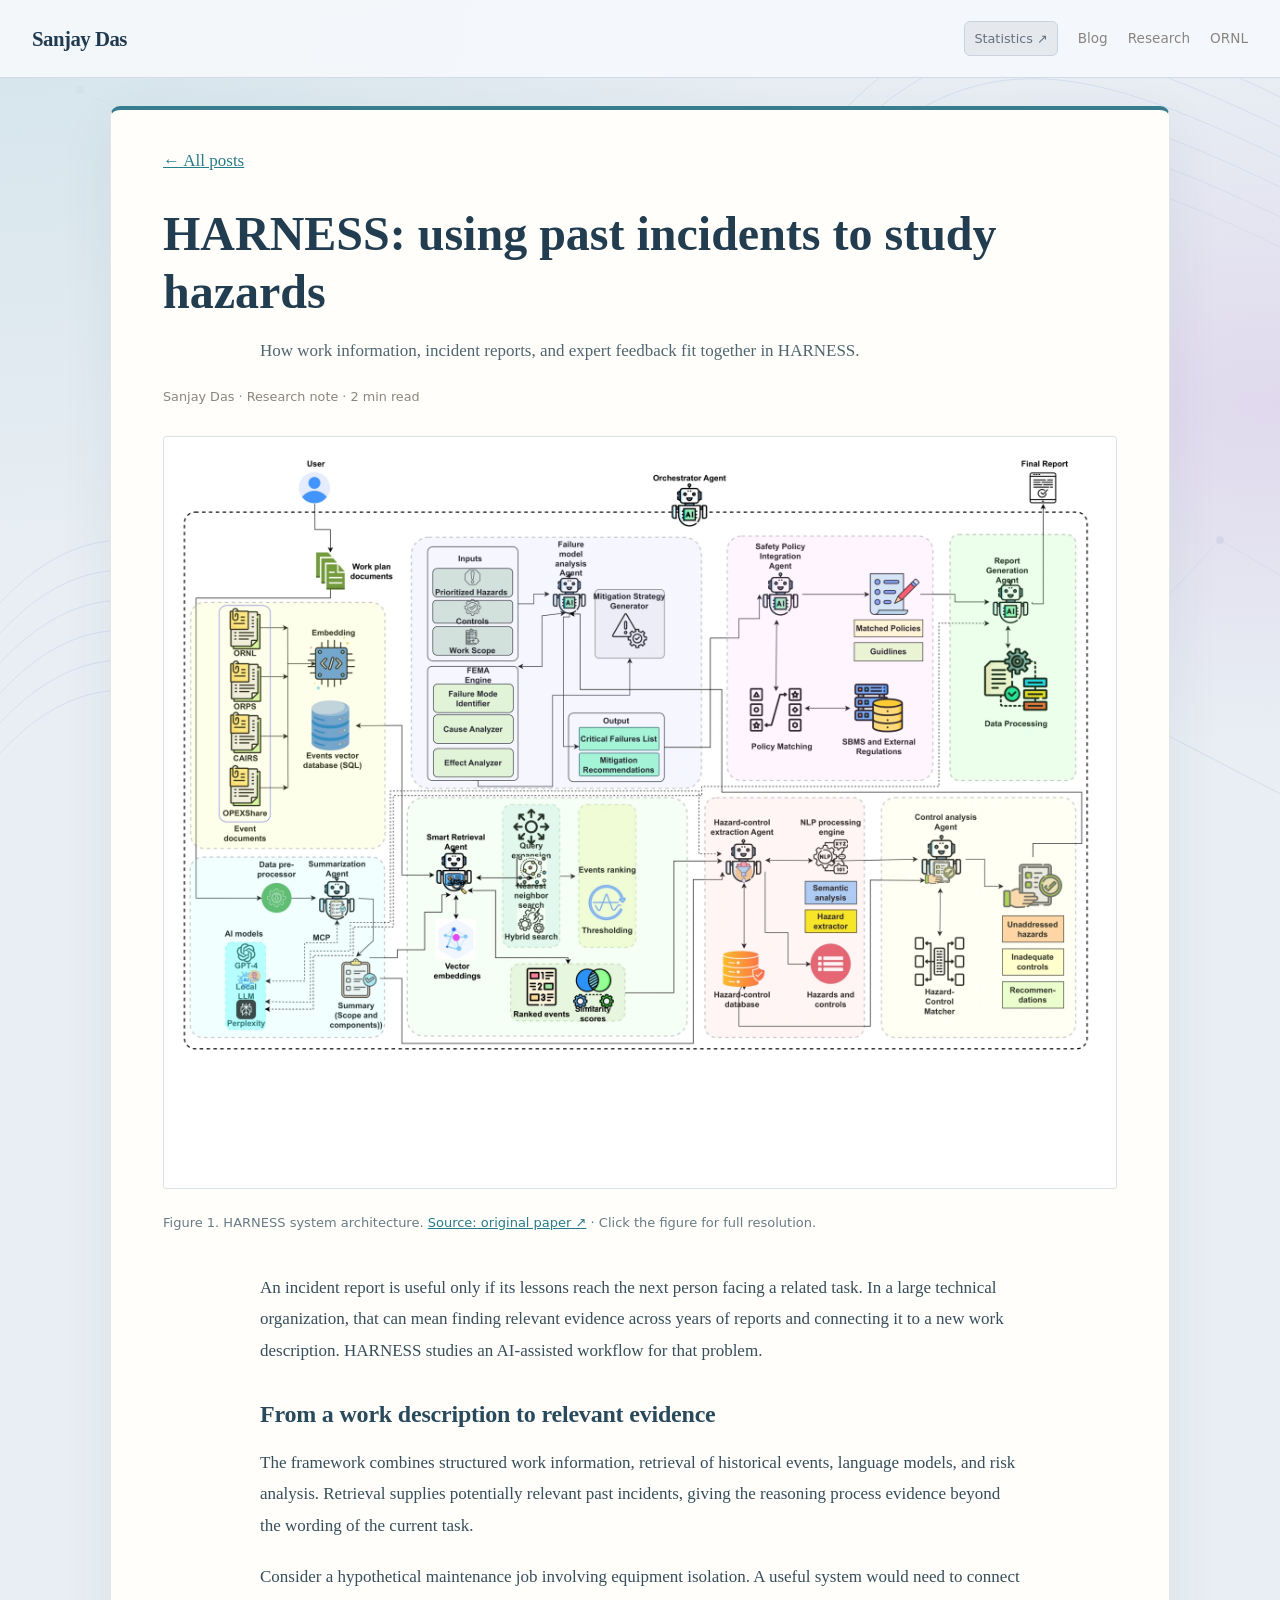
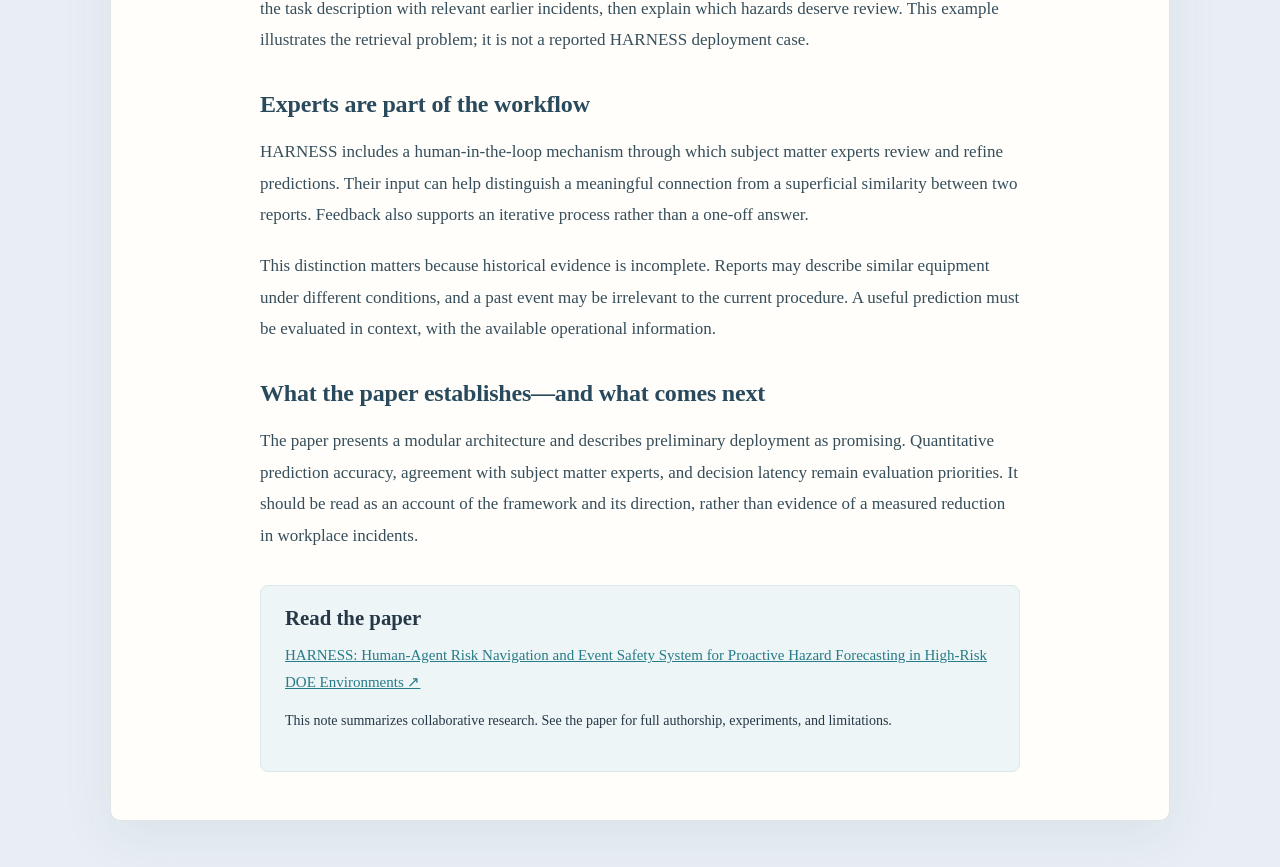
<file: blog/harness/index.html>
<!doctype html><html lang="en"><head><meta charset="utf-8"><meta name="viewport" content="width=device-width,initial-scale=1"><title>HARNESS: using past incidents to study hazards — Sanjay Das</title><meta name="description" content="How work information, incident reports, and expert feedback fit together in HARNESS."><link rel="stylesheet" href="../../assets/style.css"><link rel="stylesheet" href="../../assets/notebook.css"></head><body><header class="site-header"><a class="site-logo" href="../../">Sanjay Das</a><nav class="site-nav"><a class="statistics-nav-link" href="../../#statistics">Statistics ↗</a><a href="../">Blog</a><a href="../../#research">Research</a><a href="https://www.ornl.gov/staff-profile/sanjay-das">ORNL</a></nav></header><main class="article-note"><a href="../">← All posts</a><h1>HARNESS: using past incidents to study hazards</h1><p>How work information, incident reports, and expert feedback fit together in HARNESS.</p><p class="byline">Sanjay Das · Research note · 2 min read</p><figure class="research-figure"><a href="../../assets/figures/harness-paper.png" title="Open full-resolution figure"><img src="../../assets/figures/harness-paper.webp" alt="Figure 1. HARNESS system architecture."></a><figcaption>Figure 1. HARNESS system architecture. <a href="https://arxiv.org/abs/2511.10810">Source: original paper ↗</a> · Click the figure for full resolution.</figcaption></figure><div class="article-body"><p>An incident report is useful only if its lessons reach the next person facing a related task. In a large technical organization, that can mean finding relevant evidence across years of reports and connecting it to a new work description. HARNESS studies an AI-assisted workflow for that problem.</p><h2>From a work description to relevant evidence</h2><p>The framework combines structured work information, retrieval of historical events, language models, and risk analysis. Retrieval supplies potentially relevant past incidents, giving the reasoning process evidence beyond the wording of the current task.</p><p>Consider a hypothetical maintenance job involving equipment isolation. A useful system would need to connect the task description with relevant earlier incidents, then explain which hazards deserve review. This example illustrates the retrieval problem; it is not a reported HARNESS deployment case.</p><h2>Experts are part of the workflow</h2><p>HARNESS includes a human-in-the-loop mechanism through which subject matter experts review and refine predictions. Their input can help distinguish a meaningful connection from a superficial similarity between two reports. Feedback also supports an iterative process rather than a one-off answer.</p><p>This distinction matters because historical evidence is incomplete. Reports may describe similar equipment under different conditions, and a past event may be irrelevant to the current procedure. A useful prediction must be evaluated in context, with the available operational information.</p><h2>What the paper establishes—and what comes next</h2><p>The paper presents a modular architecture and describes preliminary deployment as promising. Quantitative prediction accuracy, agreement with subject matter experts, and decision latency remain evaluation priorities. It should be read as an account of the framework and its direction, rather than evidence of a measured reduction in workplace incidents.</p></div><aside class="paper-source"><h2>Read the paper</h2><a href="https://arxiv.org/abs/2511.10810">HARNESS: Human-Agent Risk Navigation and Event Safety System for Proactive Hazard Forecasting in High-Risk DOE Environments ↗</a><p>This note summarizes collaborative research. See the paper for full authorship, experiments, and limitations.</p></aside></main>
</body></html>
</file>
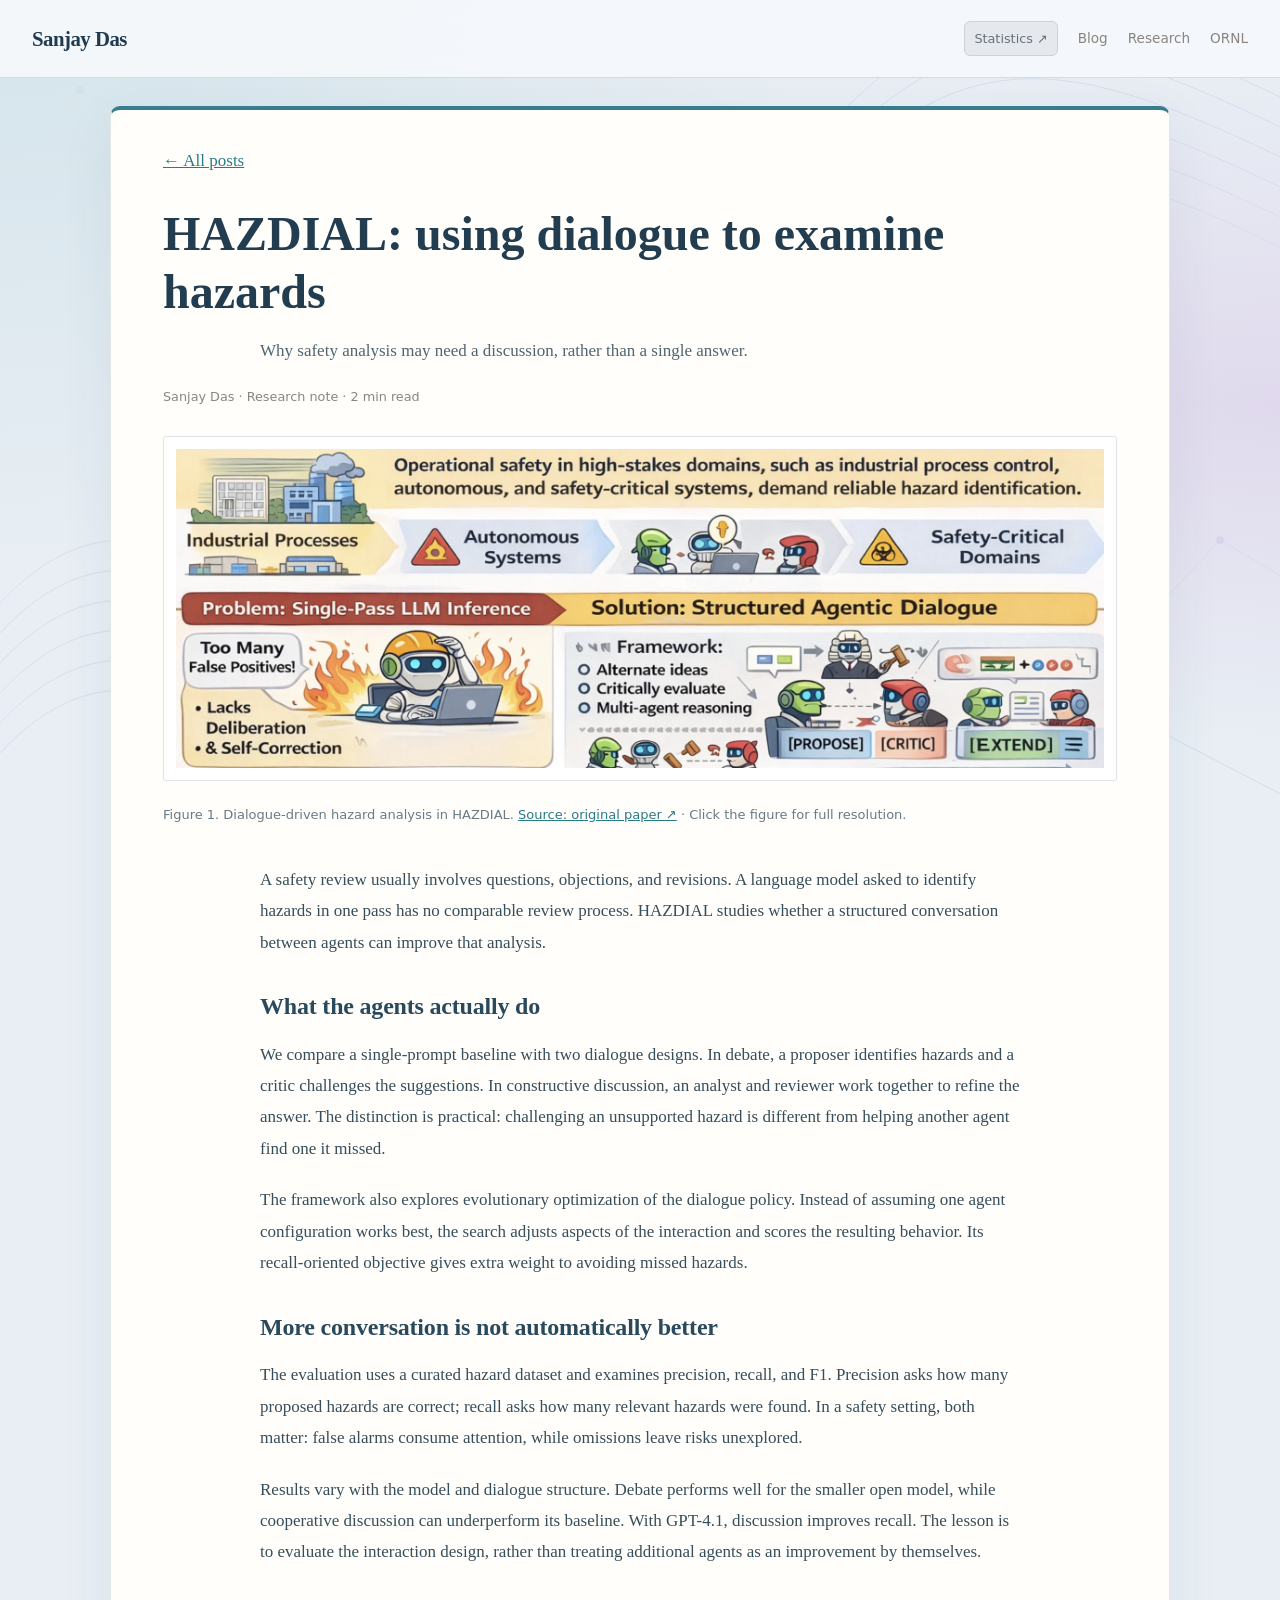
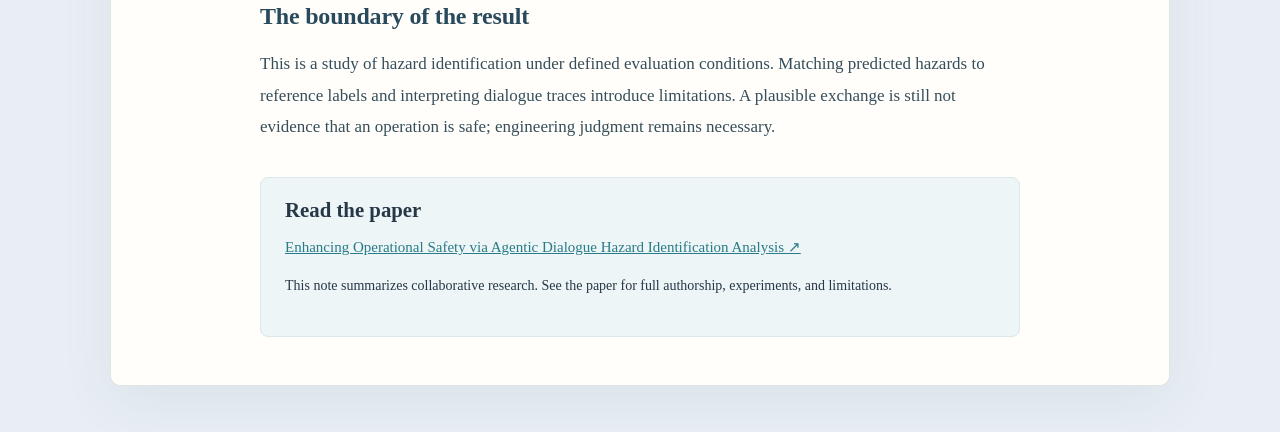
<file: blog/hazdial/index.html>
<!doctype html><html lang="en"><head><meta charset="utf-8"><meta name="viewport" content="width=device-width,initial-scale=1"><title>HAZDIAL: using dialogue to examine hazards — Sanjay Das</title><meta name="description" content="Why safety analysis may need a discussion, rather than a single answer."><link rel="stylesheet" href="../../assets/style.css"><link rel="stylesheet" href="../../assets/notebook.css"></head><body><header class="site-header"><a class="site-logo" href="../../">Sanjay Das</a><nav class="site-nav"><a class="statistics-nav-link" href="../../#statistics">Statistics ↗</a><a href="../">Blog</a><a href="../../#research">Research</a><a href="https://www.ornl.gov/staff-profile/sanjay-das">ORNL</a></nav></header><main class="article-note"><a href="../">← All posts</a><h1>HAZDIAL: using dialogue to examine hazards</h1><p>Why safety analysis may need a discussion, rather than a single answer.</p><p class="byline">Sanjay Das · Research note · 2 min read</p><figure class="research-figure"><a href="../../assets/figures/hazdial-paper.png" title="Open full-resolution figure"><img src="../../assets/figures/hazdial-paper.webp" alt="Figure 1. Dialogue-driven hazard analysis in HAZDIAL."></a><figcaption>Figure 1. Dialogue-driven hazard analysis in HAZDIAL. <a href="https://arxiv.org/abs/2606.03812">Source: original paper ↗</a> · Click the figure for full resolution.</figcaption></figure><div class="article-body"><p>A safety review usually involves questions, objections, and revisions. A language model asked to identify hazards in one pass has no comparable review process. HAZDIAL studies whether a structured conversation between agents can improve that analysis.</p><h2>What the agents actually do</h2><p>We compare a single-prompt baseline with two dialogue designs. In debate, a proposer identifies hazards and a critic challenges the suggestions. In constructive discussion, an analyst and reviewer work together to refine the answer. The distinction is practical: challenging an unsupported hazard is different from helping another agent find one it missed.</p><p>The framework also explores evolutionary optimization of the dialogue policy. Instead of assuming one agent configuration works best, the search adjusts aspects of the interaction and scores the resulting behavior. Its recall-oriented objective gives extra weight to avoiding missed hazards.</p><h2>More conversation is not automatically better</h2><p>The evaluation uses a curated hazard dataset and examines precision, recall, and F1. Precision asks how many proposed hazards are correct; recall asks how many relevant hazards were found. In a safety setting, both matter: false alarms consume attention, while omissions leave risks unexplored.</p><p>Results vary with the model and dialogue structure. Debate performs well for the smaller open model, while cooperative discussion can underperform its baseline. With GPT-4.1, discussion improves recall. The lesson is to evaluate the interaction design, rather than treating additional agents as an improvement by themselves.</p><h2>The boundary of the result</h2><p>This is a study of hazard identification under defined evaluation conditions. Matching predicted hazards to reference labels and interpreting dialogue traces introduce limitations. A plausible exchange is still not evidence that an operation is safe; engineering judgment remains necessary.</p></div><aside class="paper-source"><h2>Read the paper</h2><a href="https://arxiv.org/abs/2606.03812">Enhancing Operational Safety via Agentic Dialogue Hazard Identification Analysis ↗</a><p>This note summarizes collaborative research. See the paper for full authorship, experiments, and limitations.</p></aside></main>
</body></html>
</file>
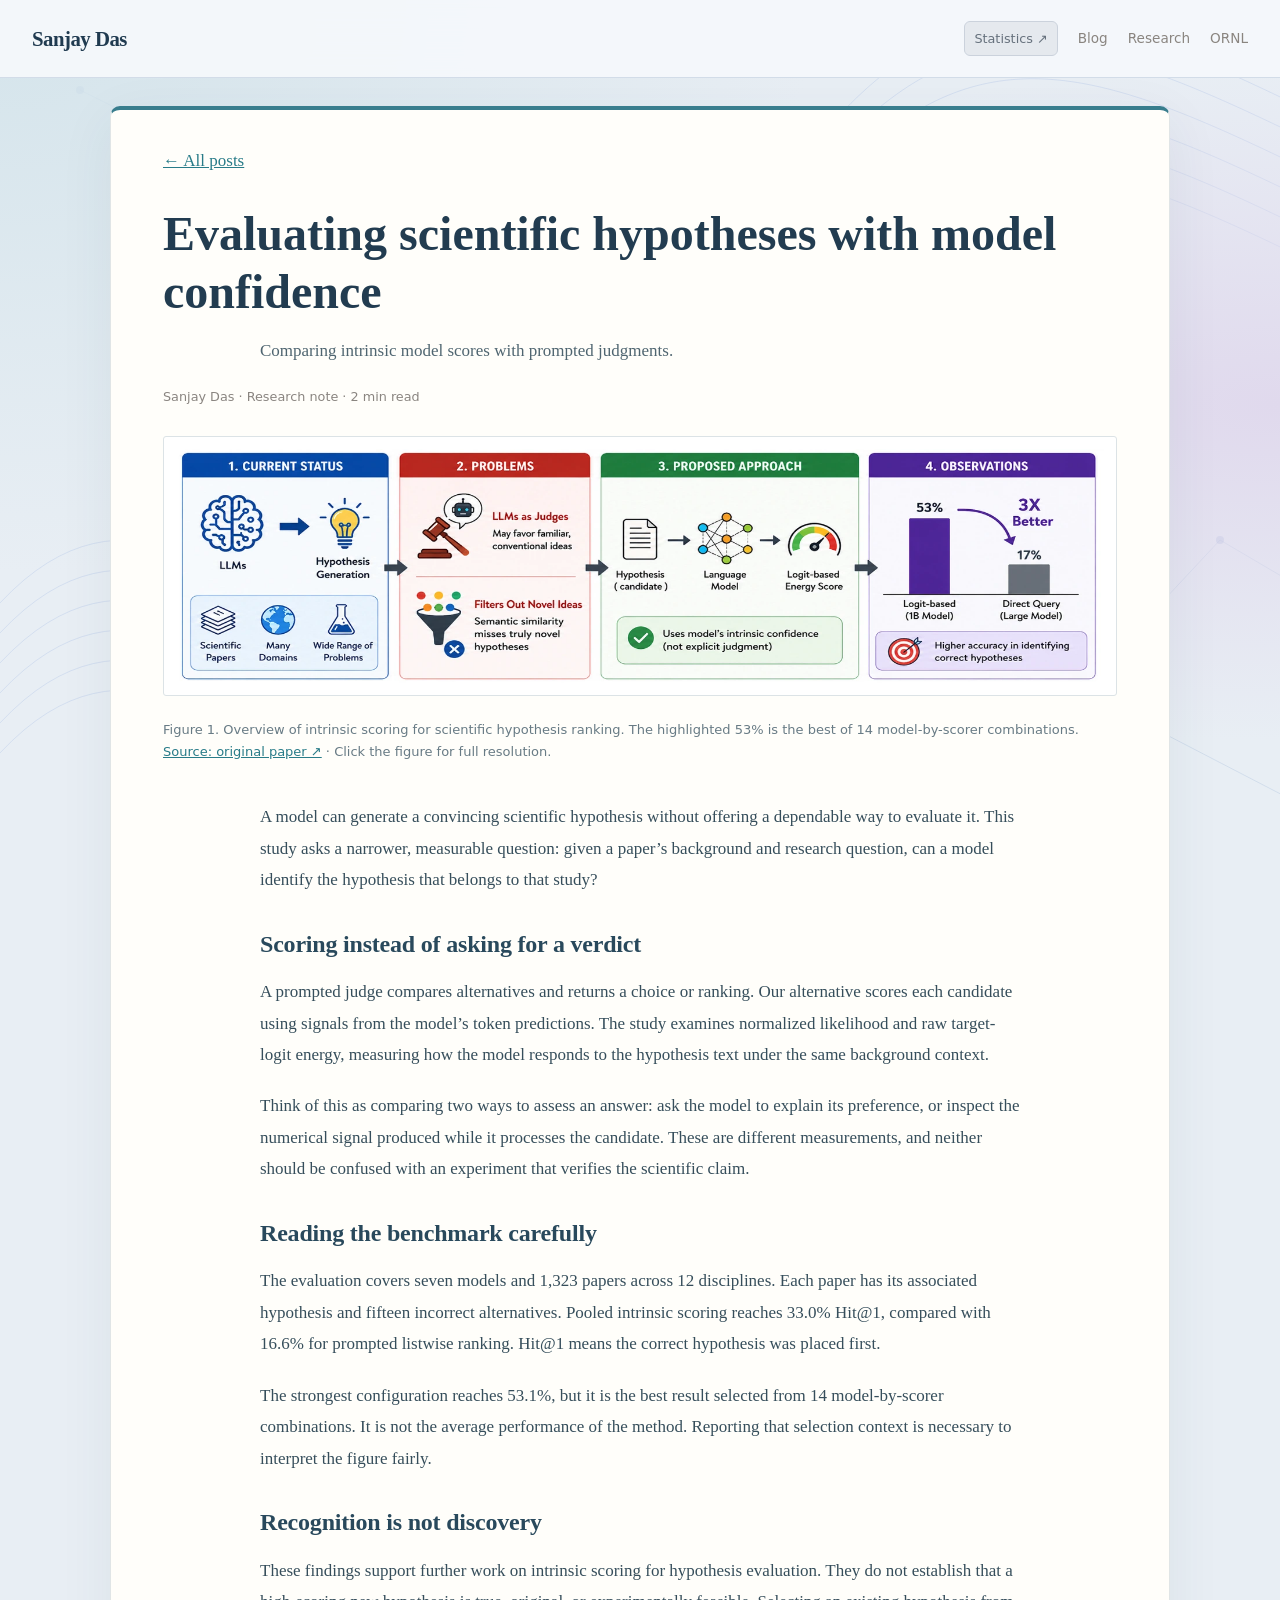
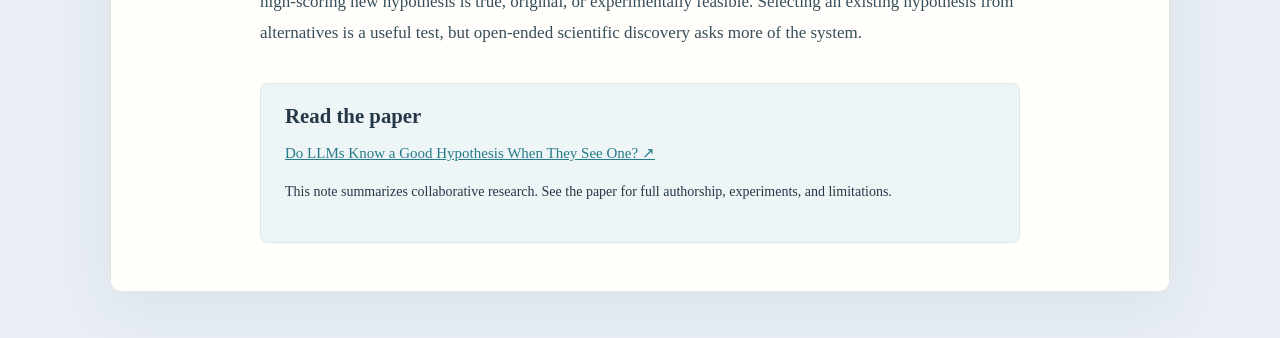
<file: blog/hypothesis-ranking/index.html>
<!doctype html><html lang="en"><head><meta charset="utf-8"><meta name="viewport" content="width=device-width,initial-scale=1"><title>Evaluating scientific hypotheses with model confidence — Sanjay Das</title><meta name="description" content="Comparing intrinsic model scores with prompted judgments."><link rel="stylesheet" href="../../assets/style.css"><link rel="stylesheet" href="../../assets/notebook.css"></head><body><header class="site-header"><a class="site-logo" href="../../">Sanjay Das</a><nav class="site-nav"><a class="statistics-nav-link" href="../../#statistics">Statistics ↗</a><a href="../">Blog</a><a href="../../#research">Research</a><a href="https://www.ornl.gov/staff-profile/sanjay-das">ORNL</a></nav></header><main class="article-note"><a href="../">← All posts</a><h1>Evaluating scientific hypotheses with model confidence</h1><p>Comparing intrinsic model scores with prompted judgments.</p><p class="byline">Sanjay Das · Research note · 2 min read</p><figure class="research-figure"><a href="../../assets/figures/hypothesis-ranking-paper.png" title="Open full-resolution figure"><img src="../../assets/figures/hypothesis-ranking-paper.webp" alt="Figure 1. Overview of intrinsic scoring for scientific hypothesis ranking. The highlighted 53% is the best of 14 model-by-scorer combinations."></a><figcaption>Figure 1. Overview of intrinsic scoring for scientific hypothesis ranking. The highlighted 53% is the best of 14 model-by-scorer combinations. <a href="https://arxiv.org/abs/2608.17270">Source: original paper ↗</a> · Click the figure for full resolution.</figcaption></figure><div class="article-body"><p>A model can generate a convincing scientific hypothesis without offering a dependable way to evaluate it. This study asks a narrower, measurable question: given a paper’s background and research question, can a model identify the hypothesis that belongs to that study?</p><h2>Scoring instead of asking for a verdict</h2><p>A prompted judge compares alternatives and returns a choice or ranking. Our alternative scores each candidate using signals from the model’s token predictions. The study examines normalized likelihood and raw target-logit energy, measuring how the model responds to the hypothesis text under the same background context.</p><p>Think of this as comparing two ways to assess an answer: ask the model to explain its preference, or inspect the numerical signal produced while it processes the candidate. These are different measurements, and neither should be confused with an experiment that verifies the scientific claim.</p><h2>Reading the benchmark carefully</h2><p>The evaluation covers seven models and 1,323 papers across 12 disciplines. Each paper has its associated hypothesis and fifteen incorrect alternatives. Pooled intrinsic scoring reaches 33.0% Hit@1, compared with 16.6% for prompted listwise ranking. Hit@1 means the correct hypothesis was placed first.</p><p>The strongest configuration reaches 53.1%, but it is the best result selected from 14 model-by-scorer combinations. It is not the average performance of the method. Reporting that selection context is necessary to interpret the figure fairly.</p><h2>Recognition is not discovery</h2><p>These findings support further work on intrinsic scoring for hypothesis evaluation. They do not establish that a high-scoring new hypothesis is true, original, or experimentally feasible. Selecting an existing hypothesis from alternatives is a useful test, but open-ended scientific discovery asks more of the system.</p></div><aside class="paper-source"><h2>Read the paper</h2><a href="https://arxiv.org/abs/2608.17270">Do LLMs Know a Good Hypothesis When They See One? ↗</a><p>This note summarizes collaborative research. See the paper for full authorship, experiments, and limitations.</p></aside></main>
</body></html>
</file>
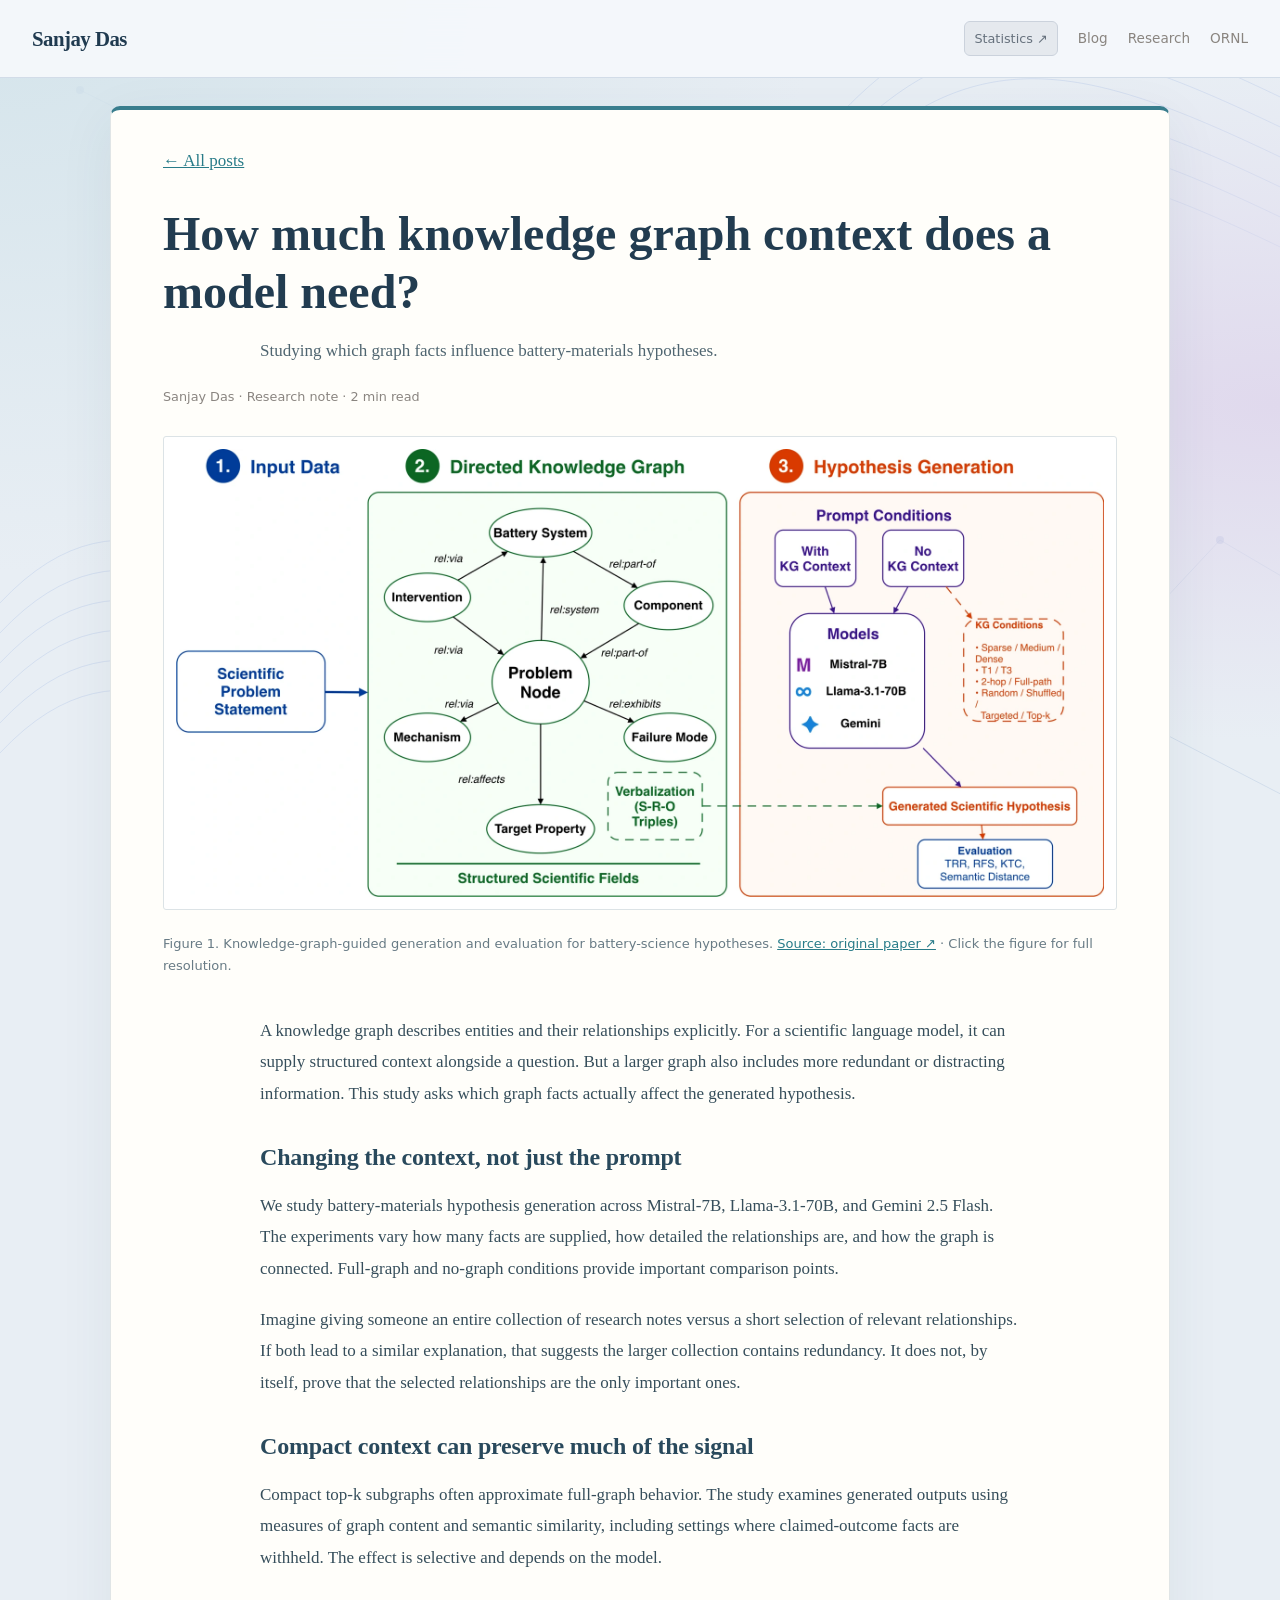
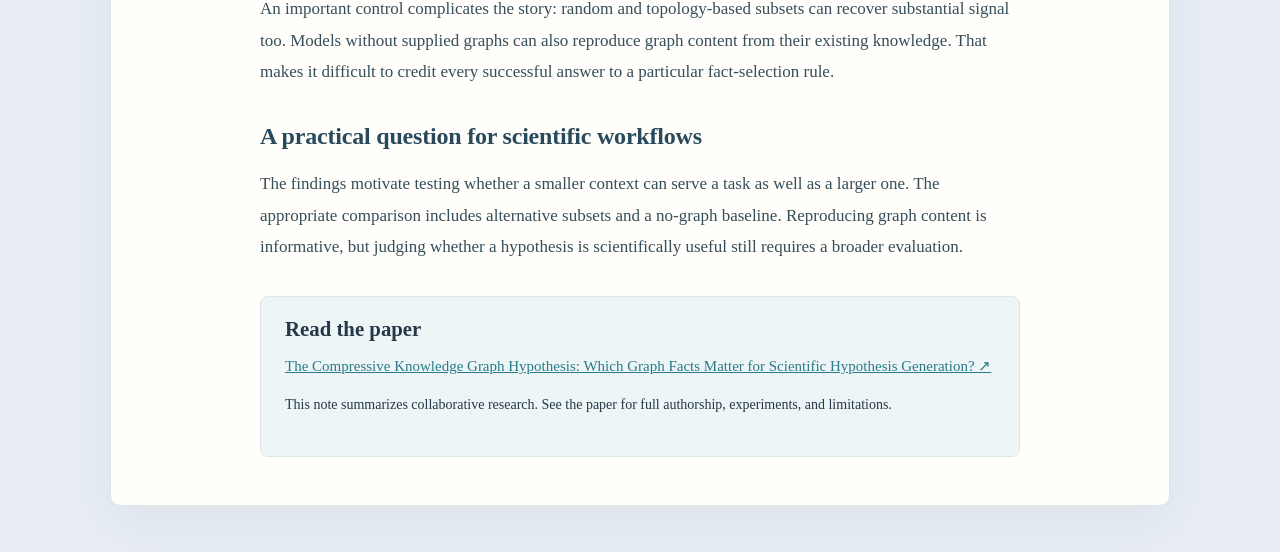
<file: blog/knowledge-graphs/index.html>
<!doctype html><html lang="en"><head><meta charset="utf-8"><meta name="viewport" content="width=device-width,initial-scale=1"><title>How much knowledge graph context does a model need? — Sanjay Das</title><meta name="description" content="Studying which graph facts influence battery-materials hypotheses."><link rel="stylesheet" href="../../assets/style.css"><link rel="stylesheet" href="../../assets/notebook.css"></head><body><header class="site-header"><a class="site-logo" href="../../">Sanjay Das</a><nav class="site-nav"><a class="statistics-nav-link" href="../../#statistics">Statistics ↗</a><a href="../">Blog</a><a href="../../#research">Research</a><a href="https://www.ornl.gov/staff-profile/sanjay-das">ORNL</a></nav></header><main class="article-note"><a href="../">← All posts</a><h1>How much knowledge graph context does a model need?</h1><p>Studying which graph facts influence battery-materials hypotheses.</p><p class="byline">Sanjay Das · Research note · 2 min read</p><figure class="research-figure"><a href="../../assets/figures/knowledge-graphs-paper.png" title="Open full-resolution figure"><img src="../../assets/figures/knowledge-graphs-paper.webp" alt="Figure 1. Knowledge-graph-guided generation and evaluation for battery-science hypotheses."></a><figcaption>Figure 1. Knowledge-graph-guided generation and evaluation for battery-science hypotheses. <a href="https://arxiv.org/abs/2605.27176">Source: original paper ↗</a> · Click the figure for full resolution.</figcaption></figure><div class="article-body"><p>A knowledge graph describes entities and their relationships explicitly. For a scientific language model, it can supply structured context alongside a question. But a larger graph also includes more redundant or distracting information. This study asks which graph facts actually affect the generated hypothesis.</p><h2>Changing the context, not just the prompt</h2><p>We study battery-materials hypothesis generation across Mistral-7B, Llama-3.1-70B, and Gemini 2.5 Flash. The experiments vary how many facts are supplied, how detailed the relationships are, and how the graph is connected. Full-graph and no-graph conditions provide important comparison points.</p><p>Imagine giving someone an entire collection of research notes versus a short selection of relevant relationships. If both lead to a similar explanation, that suggests the larger collection contains redundancy. It does not, by itself, prove that the selected relationships are the only important ones.</p><h2>Compact context can preserve much of the signal</h2><p>Compact top-k subgraphs often approximate full-graph behavior. The study examines generated outputs using measures of graph content and semantic similarity, including settings where claimed-outcome facts are withheld. The effect is selective and depends on the model.</p><p>An important control complicates the story: random and topology-based subsets can recover substantial signal too. Models without supplied graphs can also reproduce graph content from their existing knowledge. That makes it difficult to credit every successful answer to a particular fact-selection rule.</p><h2>A practical question for scientific workflows</h2><p>The findings motivate testing whether a smaller context can serve a task as well as a larger one. The appropriate comparison includes alternative subsets and a no-graph baseline. Reproducing graph content is informative, but judging whether a hypothesis is scientifically useful still requires a broader evaluation.</p></div><aside class="paper-source"><h2>Read the paper</h2><a href="https://arxiv.org/abs/2605.27176">The Compressive Knowledge Graph Hypothesis: Which Graph Facts Matter for Scientific Hypothesis Generation? ↗</a><p>This note summarizes collaborative research. See the paper for full authorship, experiments, and limitations.</p></aside></main>
</body></html>
</file>
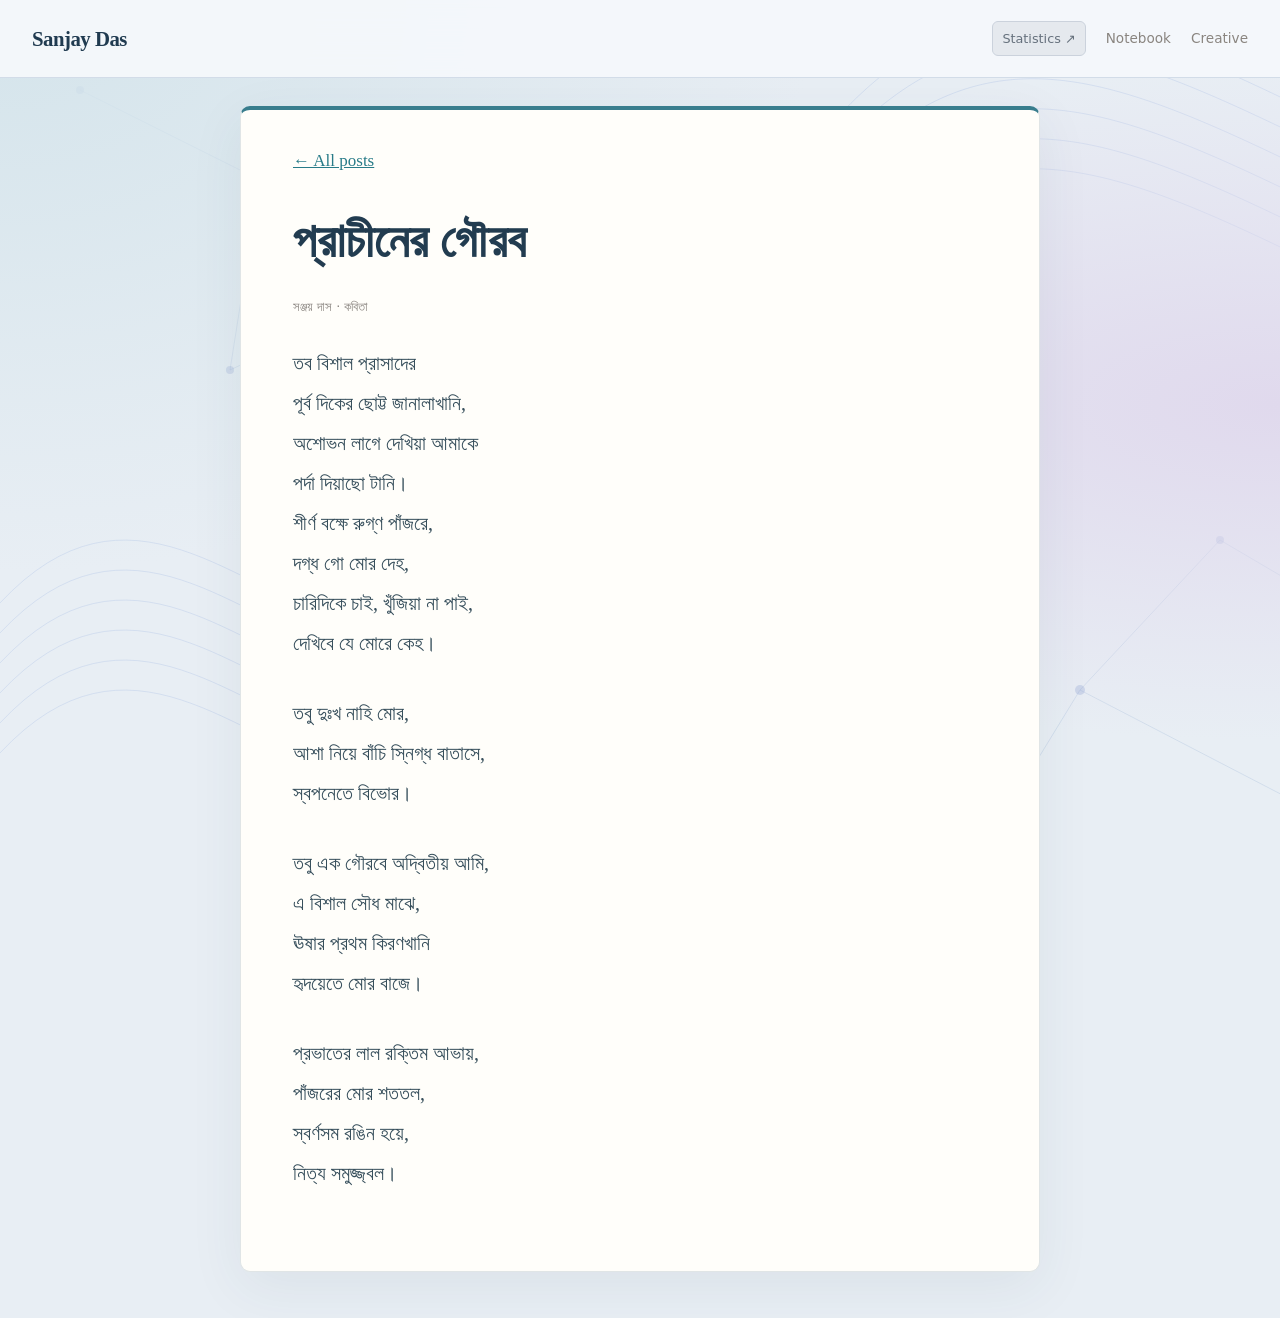
<file: blog/prachiner-gourob/index.html>
<!doctype html>
<html lang="bn"><head><meta charset="utf-8"><meta name="viewport" content="width=device-width,initial-scale=1"><title>প্রাচীনের গৌরব — Sanjay Das</title><meta name="description" content="প্রাচীনের গৌরব — সঞ্জয় দাসের কবিতা।"><link rel="stylesheet" href="../../assets/style.css"><link rel="stylesheet" href="../../assets/notebook.css"></head>
<body><header class="site-header" lang="en"><a class="site-logo" href="../../">Sanjay Das</a><nav class="site-nav"><a class="statistics-nav-link" href="../../#statistics">Statistics ↗</a><a href="../">Notebook</a><a href="../../#creative">Creative</a></nav></header><main class="article-note poetry-page" lang="bn"><a href="../" lang="en">← All posts</a><h1>প্রাচীনের গৌরব</h1><p class="byline">সঞ্জয় দাস · কবিতা</p><div class="poem-text" lang="bn"><p>তব বিশাল প্রাসাদের<br>
পূর্ব দিকের ছোট্ট জানালাখানি,<br>
অশোভন লাগে দেখিয়া আমাকে<br>
পর্দা দিয়াছো টানি।<br>
শীর্ণ বক্ষে রুগ্ণ পাঁজরে,<br>
দগ্ধ গো মোর দেহ,<br>
চারিদিকে চাই, খুঁজিয়া না পাই,<br>
দেখিবে যে মোরে কেহ।</p><p>তবু দুঃখ নাহি মোর,<br>
আশা নিয়ে বাঁচি স্নিগ্ধ বাতাসে,<br>
স্বপনেতে বিভোর।</p><p>তবু এক গৌরবে অদ্বিতীয় আমি,<br>
এ বিশাল সৌধ মাঝে,<br>
ঊষার প্রথম কিরণখানি<br>
হৃদয়েতে মোর বাজে।</p><p>প্রভাতের লাল রক্তিম আভায়,<br>
পাঁজরের মোর শততল,<br>
স্বর্ণসম রঙিন হয়ে,<br>
নিত্য সমুজ্জ্বল।</p></div></main>
</body></html>
</file>
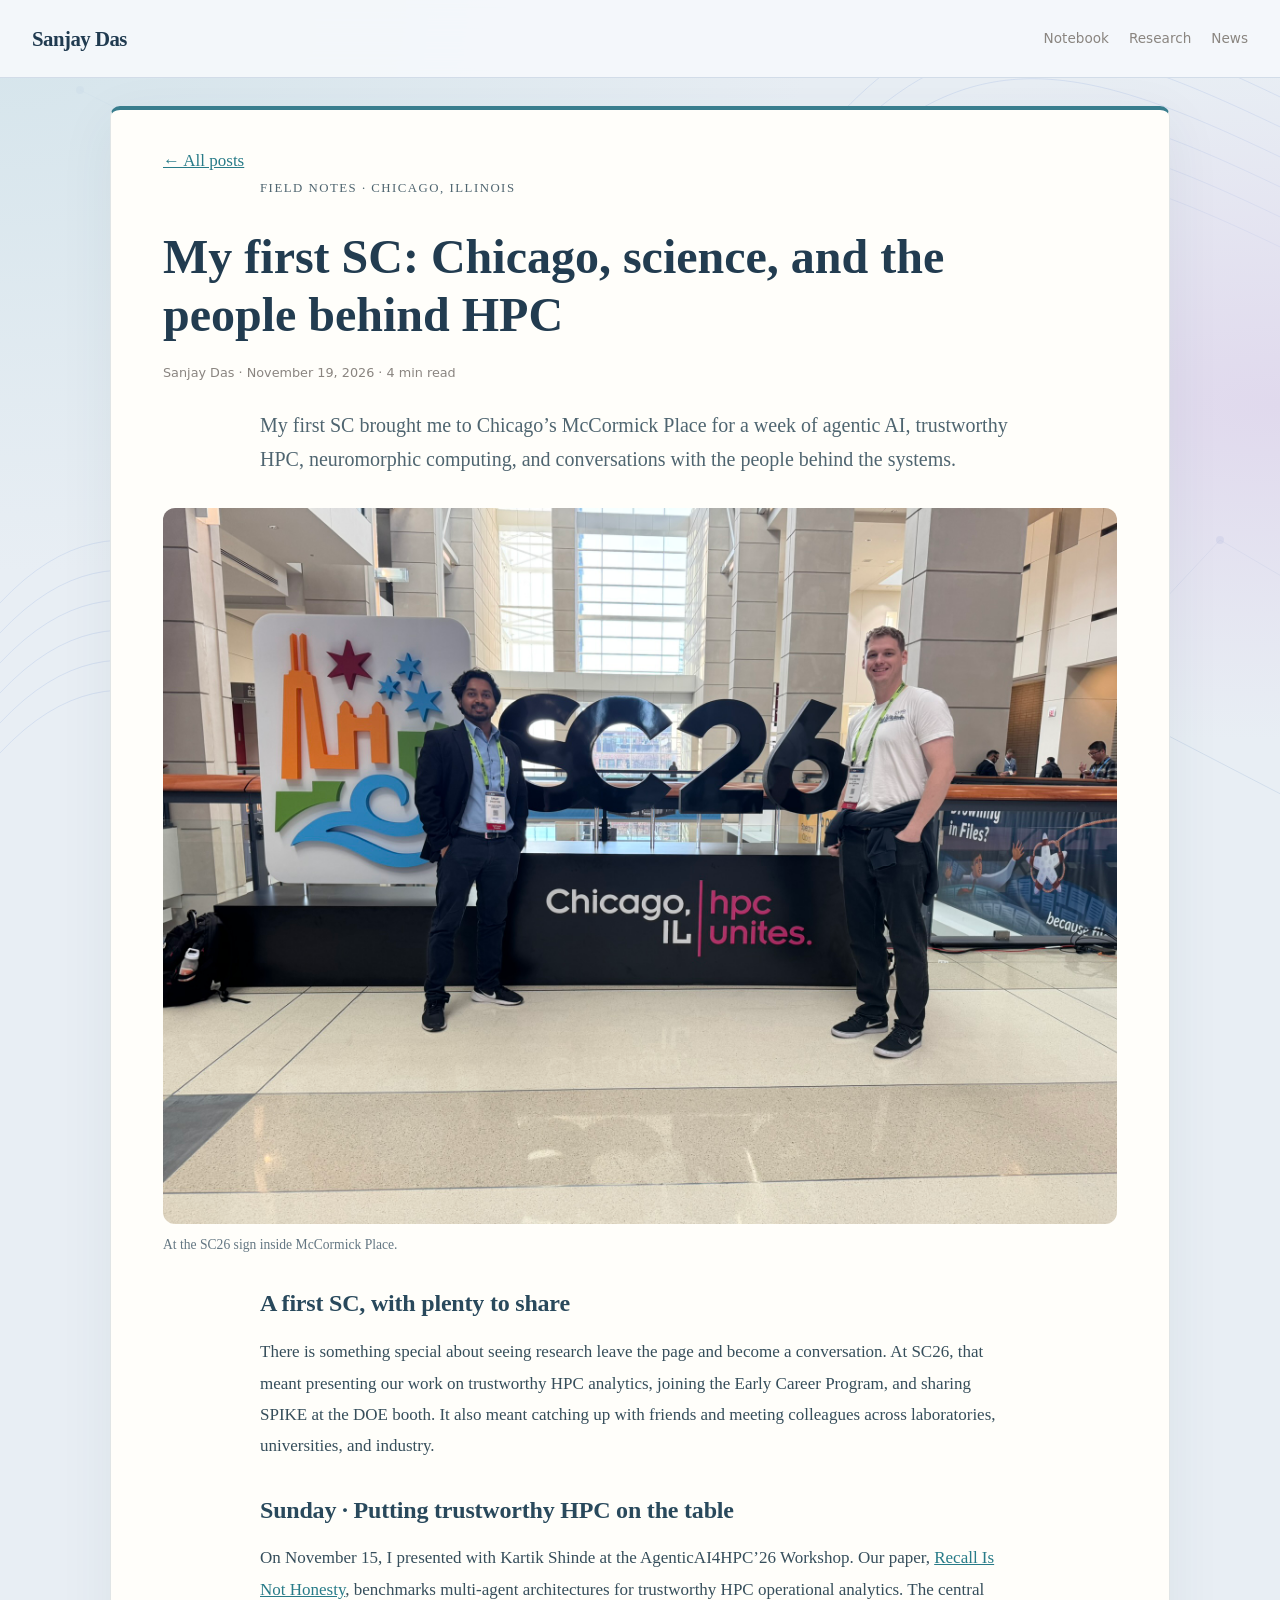
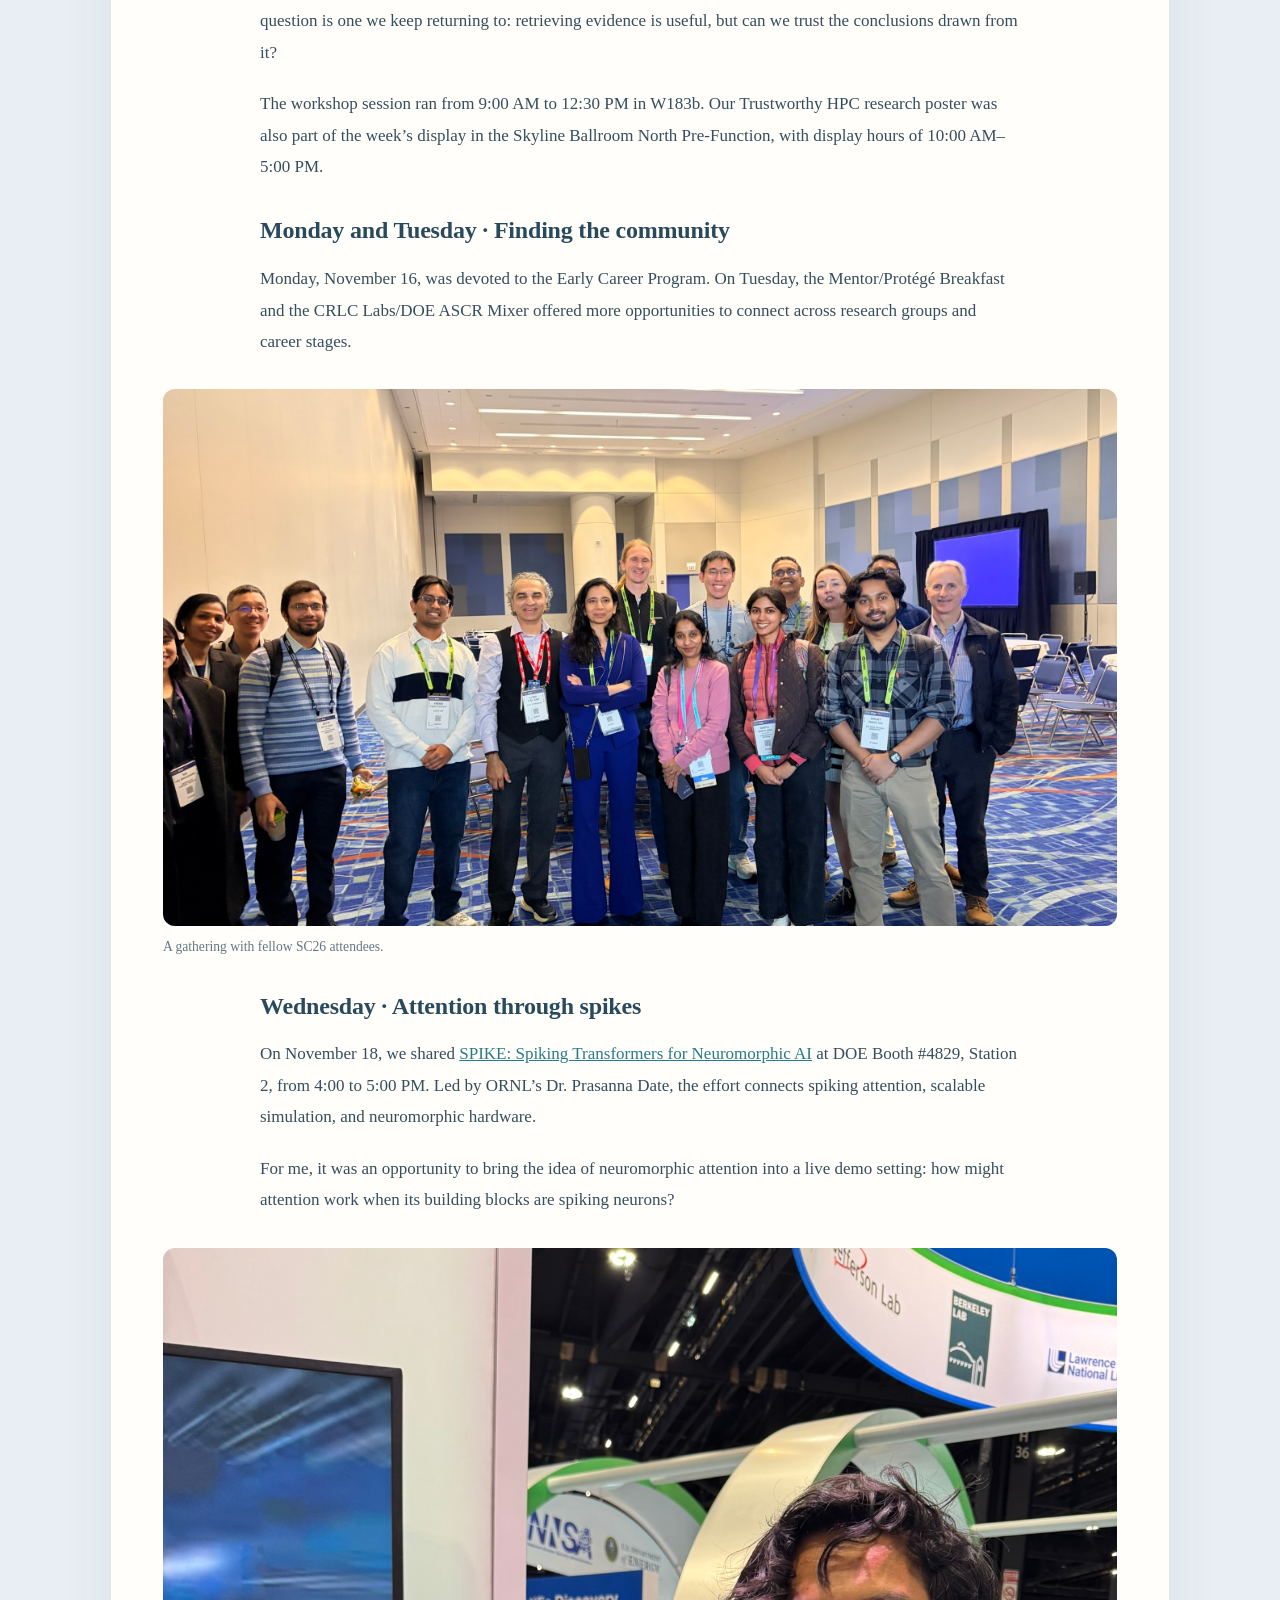
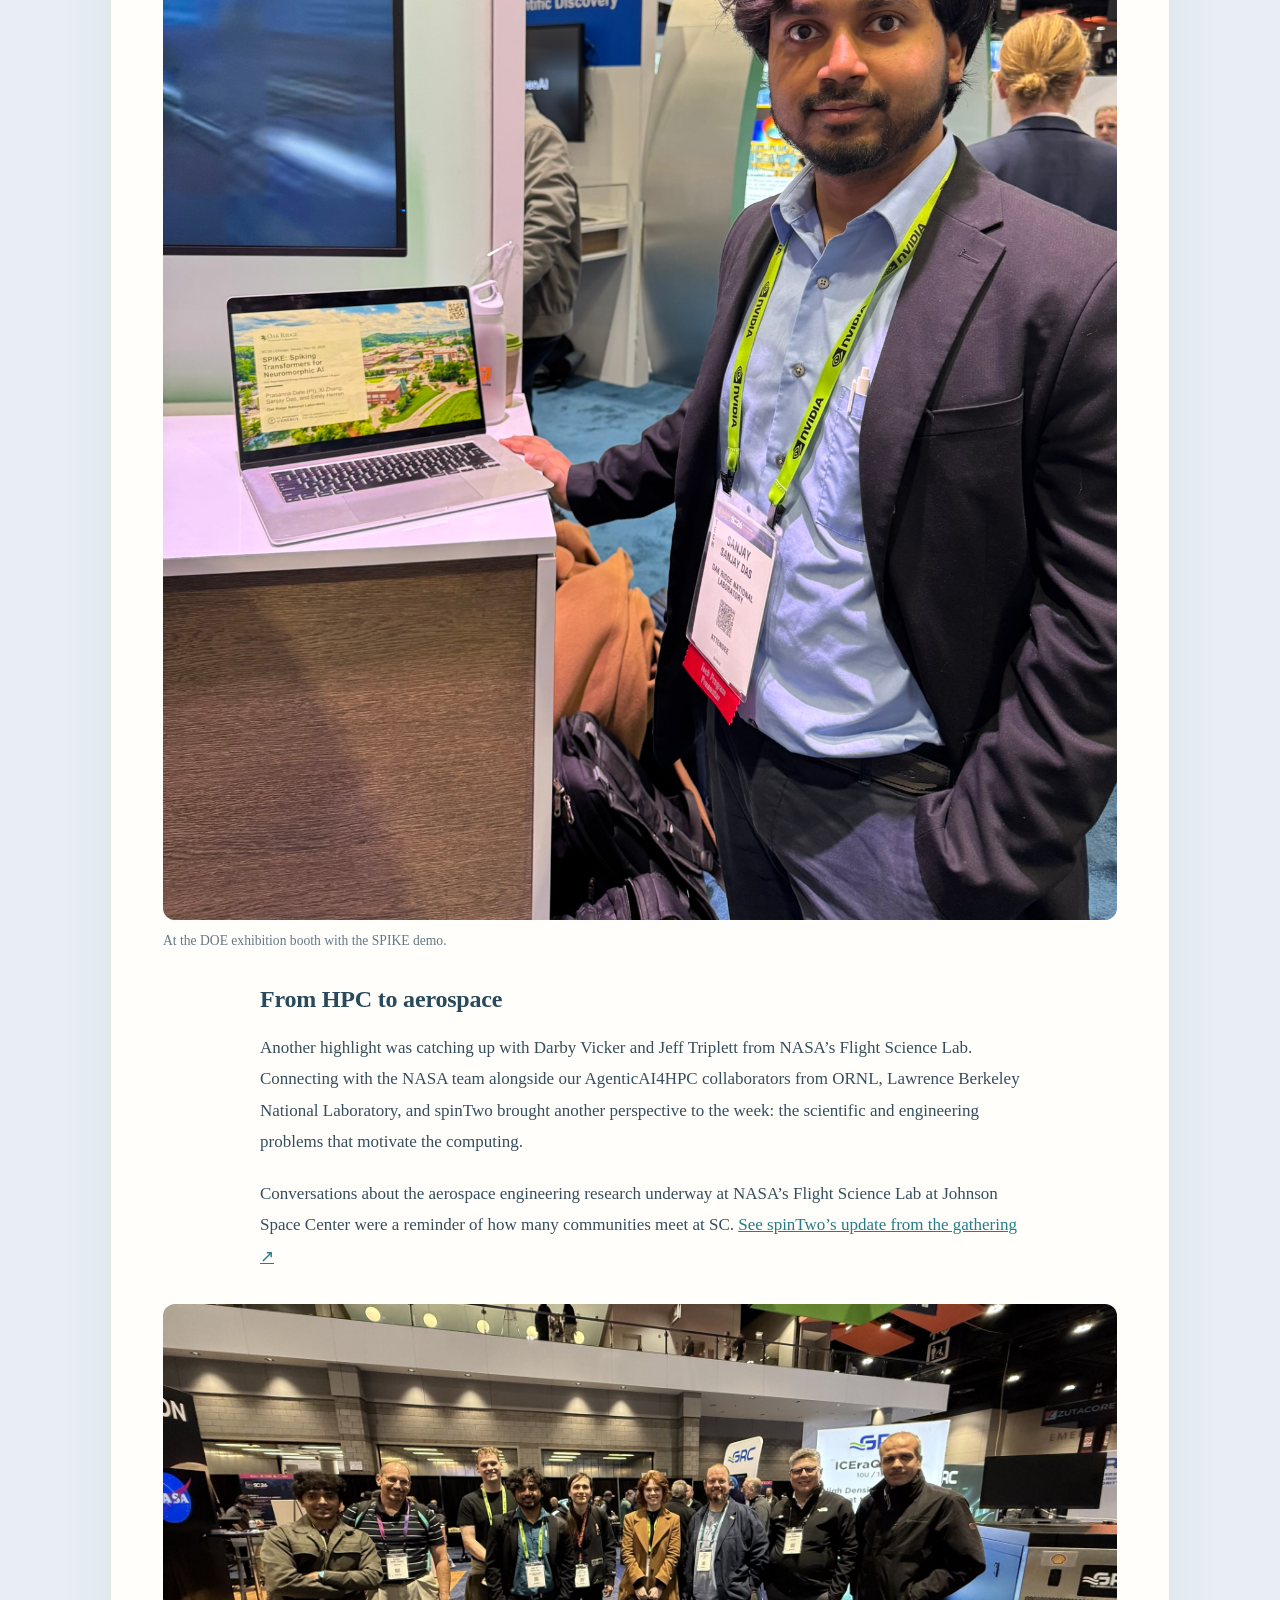
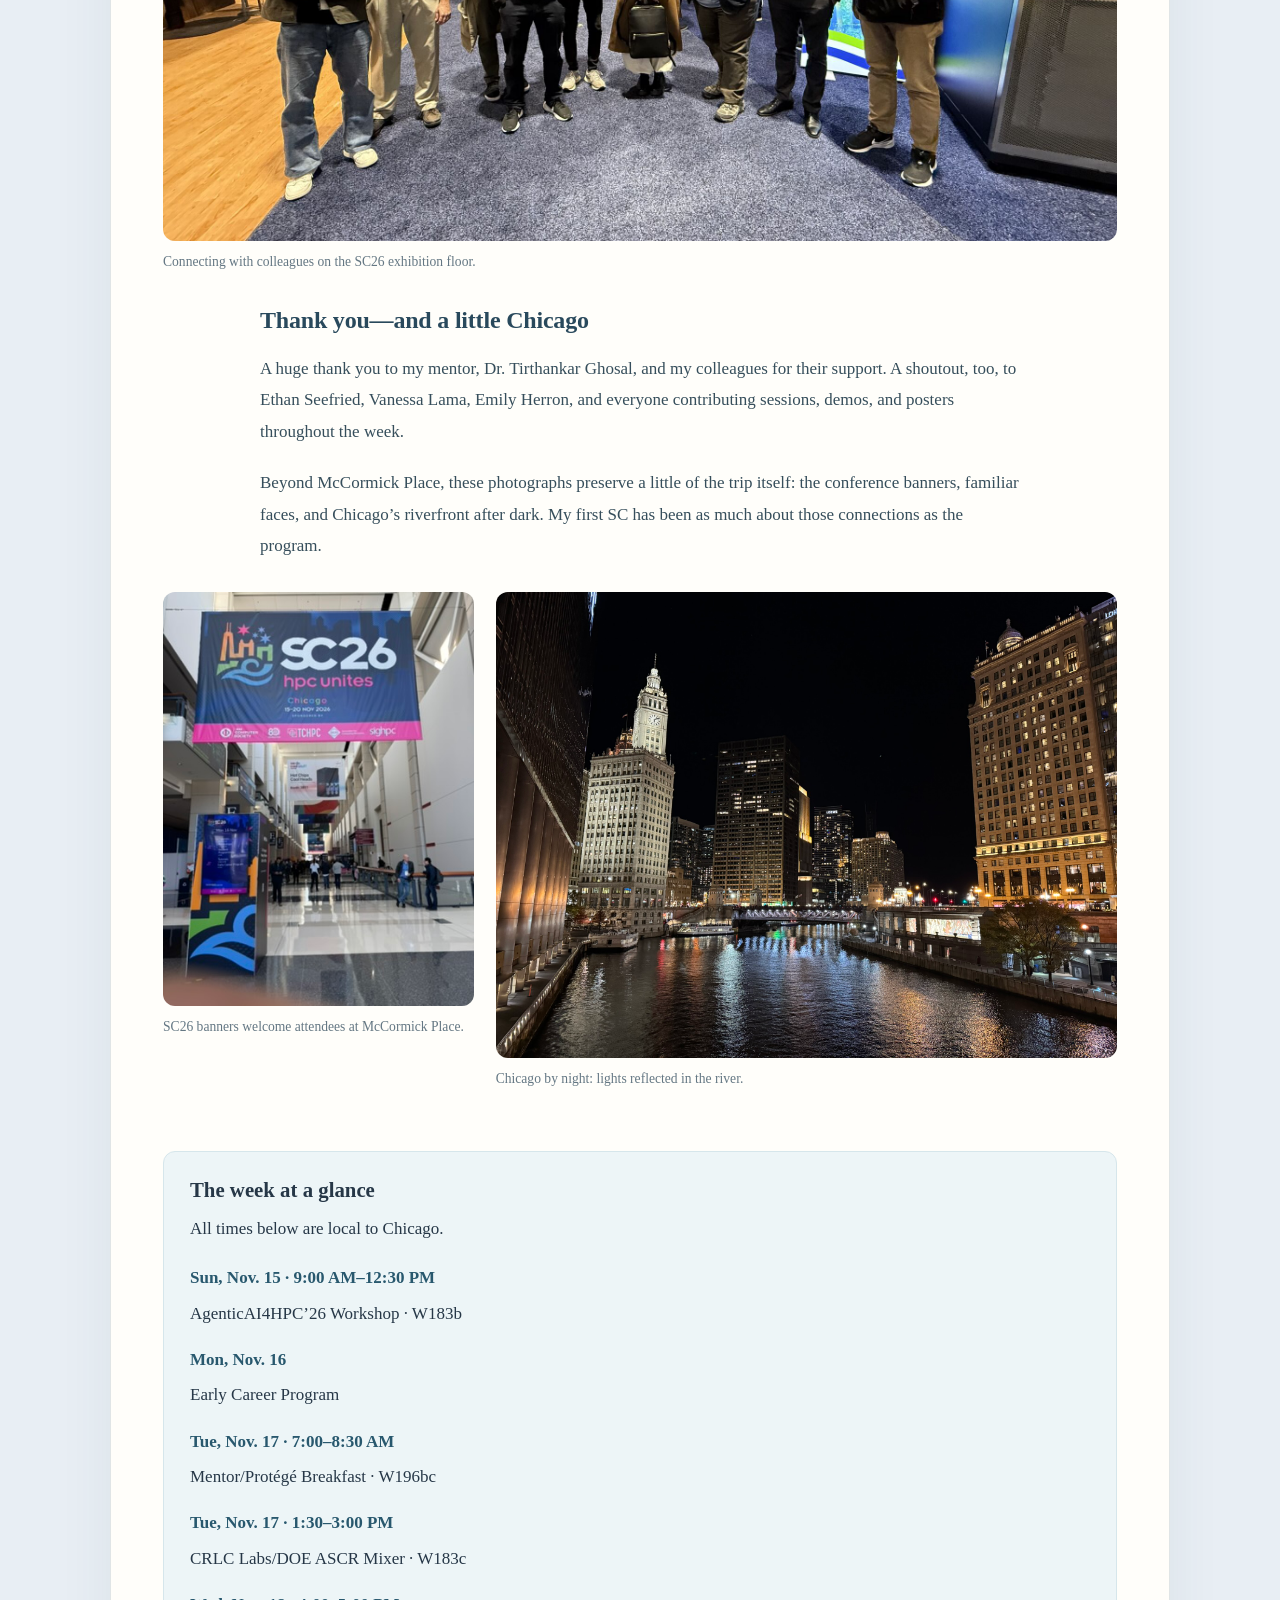
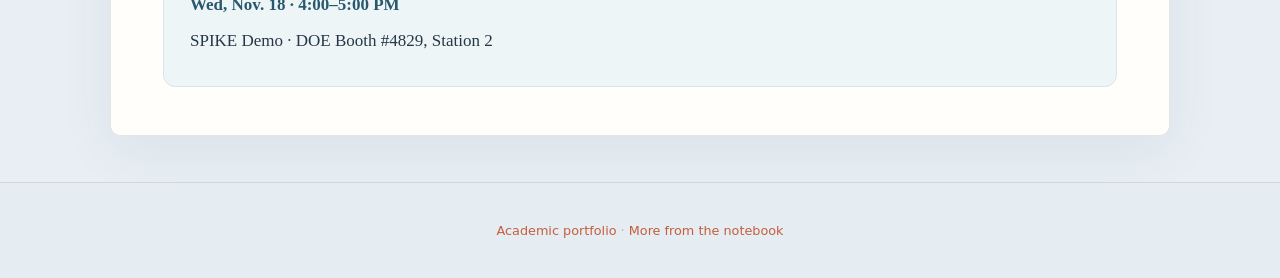
<file: blog/sc26-chicago/index.html>
<!doctype html>
<html lang="en"><head><meta charset="utf-8"><meta name="viewport" content="width=device-width,initial-scale=1"><title>My first SC: Chicago, science, and the people behind HPC — Sanjay Das</title><meta name="description" content="Photos and notes from Sanjay Das’s first SC26 in Chicago: AgenticAI4HPC, the Early Career Program, SPIKE, and connecting with NASA colleagues."><link rel="stylesheet" href="../../assets/style.css"><link rel="stylesheet" href="../../assets/notebook.css"><style>.travel-lead{font-size:1.25rem;line-height:1.7}.travel-photo{margin:32px 0}.travel-photo img{display:block;width:100%;height:auto;border-radius:12px}.travel-photo figcaption{font-size:.85rem;line-height:1.6;color:#647783;margin-top:10px}.travel-pair{display:grid;grid-template-columns:1fr 2fr;gap:22px;align-items:start}.travel-pair .travel-photo{margin-top:10px}.travel-agenda{background:#edf5f7;border:1px solid #d6e6eb;border-radius:12px;padding:26px;margin-top:30px}.travel-agenda h2{margin-top:0}.travel-agenda dt{font-weight:600;color:#28586e;margin-top:18px}.travel-agenda dd{margin:6px 0;line-height:1.6}.travel-kicker{color:#287b88;letter-spacing:1.5px;text-transform:uppercase;font-size:.8rem}@media(max-width:650px){.travel-pair{grid-template-columns:1fr}.travel-pair .travel-photo:first-child img{max-width:360px;margin:auto}.travel-agenda{padding:20px}}</style></head>
<body><header class="site-header"><a class="site-logo" href="../../">Sanjay Das</a><nav class="site-nav"><a href="../">Notebook</a><a href="../../#research">Research</a><a href="../../#news">News</a></nav></header><main class="article-note"><a href="../">← All posts</a><p class="travel-kicker">Field notes · Chicago, Illinois</p><h1>My first SC: Chicago, science, and the people behind HPC</h1><p class="byline">Sanjay Das · November 19, 2026 · 4 min read</p><p class="travel-lead">My first SC brought me to Chicago’s McCormick Place for a week of agentic AI, trustworthy HPC, neuromorphic computing, and conversations with the people behind the systems.</p>
<figure class="travel-photo"><a href="../../photos/815090A6-C69B-44DC-95D8-F91A3D740486_1_102_o.jpeg"><img src="../../photos/815090A6-C69B-44DC-95D8-F91A3D740486_1_102_o.jpeg" alt="At the SC26 sign inside McCormick Place." fetchpriority="high"></a><figcaption>At the SC26 sign inside McCormick Place.</figcaption></figure>
<div class="article-body"><h2>A first SC, with plenty to share</h2><p>There is something special about seeing research leave the page and become a conversation. At SC26, that meant presenting our work on trustworthy HPC analytics, joining the Early Career Program, and sharing SPIKE at the DOE booth. It also meant catching up with friends and meeting colleagues across laboratories, universities, and industry.</p>
<h2>Sunday · Putting trustworthy HPC on the table</h2><p>On November 15, I presented with Kartik Shinde at the AgenticAI4HPC’26 Workshop. Our paper, <a href="https://si2research.github.io/projects/ai-for-hpc/recall-is-not-honesty/">Recall Is Not Honesty</a>, benchmarks multi-agent architectures for trustworthy HPC operational analytics. The central question is one we keep returning to: retrieving evidence is useful, but can we trust the conclusions drawn from it?</p><p>The workshop session ran from 9:00 AM to 12:30 PM in W183b. Our Trustworthy HPC research poster was also part of the week’s display in the Skyline Ballroom North Pre-Function, with display hours of 10:00 AM–5:00 PM.</p>
<h2>Monday and Tuesday · Finding the community</h2><p>Monday, November 16, was devoted to the Early Career Program. On Tuesday, the Mentor/Protégé Breakfast and the CRLC Labs/DOE ASCR Mixer offered more opportunities to connect across research groups and career stages.</p></div>
<figure class="travel-photo"><a href="../../photos/447DA765-BA39-4692-BA2B-1A4E72B7DB57_1_102_o.jpeg"><img src="../../photos/447DA765-BA39-4692-BA2B-1A4E72B7DB57_1_102_o.jpeg" alt="A gathering with fellow SC26 attendees." loading="lazy"></a><figcaption>A gathering with fellow SC26 attendees.</figcaption></figure>
<div class="article-body"><h2>Wednesday · Attention through spikes</h2><p>On November 18, we shared <a href="https://sanjay-das-in.github.io/snn-spike-sc26/">SPIKE: Spiking Transformers for Neuromorphic AI</a> at DOE Booth #4829, Station 2, from 4:00 to 5:00 PM. Led by ORNL’s Dr. Prasanna Date, the effort connects spiking attention, scalable simulation, and neuromorphic hardware.</p><p>For me, it was an opportunity to bring the idea of neuromorphic attention into a live demo setting: how might attention work when its building blocks are spiking neurons?</p></div>
<figure class="travel-photo"><a href="../../photos/87EE439B-D858-4D8B-A706-D17859A5AF07_1_102_o.jpeg"><img src="../../photos/87EE439B-D858-4D8B-A706-D17859A5AF07_1_102_o.jpeg" alt="At the DOE exhibition booth with the SPIKE demo." loading="lazy"></a><figcaption>At the DOE exhibition booth with the SPIKE demo.</figcaption></figure>
<div class="article-body"><h2>From HPC to aerospace</h2><p>Another highlight was catching up with Darby Vicker and Jeff Triplett from NASA’s Flight Science Lab. Connecting with the NASA team alongside our AgenticAI4HPC collaborators from ORNL, Lawrence Berkeley National Laboratory, and spinTwo brought another perspective to the week: the scientific and engineering problems that motivate the computing.</p><p>Conversations about the aerospace engineering research underway at NASA’s Flight Science Lab at Johnson Space Center were a reminder of how many communities meet at SC. <a href="https://www.linkedin.com/feed/update/urn:li:share:7528458710164320257/">See spinTwo’s update from the gathering ↗</a></p></div>
<figure class="travel-photo"><a href="../../photos/1794924427058.jpeg"><img src="../../photos/1794924427058.jpeg" alt="Connecting with colleagues on the SC26 exhibition floor." loading="lazy"></a><figcaption>Connecting with colleagues on the SC26 exhibition floor.</figcaption></figure>
<div class="article-body"><h2>Thank you—and a little Chicago</h2><p>A huge thank you to my mentor, Dr. Tirthankar Ghosal, and my colleagues for their support. A shoutout, too, to Ethan Seefried, Vanessa Lama, Emily Herron, and everyone contributing sessions, demos, and posters throughout the week.</p><p>Beyond McCormick Place, these photographs preserve a little of the trip itself: the conference banners, familiar faces, and Chicago’s riverfront after dark. My first SC has been as much about those connections as the program.</p></div>
<div class="travel-pair"><figure class="travel-photo"><a href="../../photos/B30586B4-8AA2-4844-9A0E-5DD598CA04F4_4_5005_c.jpeg"><img src="../../photos/B30586B4-8AA2-4844-9A0E-5DD598CA04F4_4_5005_c.jpeg" alt="SC26 banners welcome attendees at McCormick Place." loading="lazy"></a><figcaption>SC26 banners welcome attendees at McCormick Place.</figcaption></figure><figure class="travel-photo"><a href="../../photos/C25A3BCE-B1EB-45A0-BE0A-53657234F3AB_1_102_o.jpeg"><img src="../../photos/C25A3BCE-B1EB-45A0-BE0A-53657234F3AB_1_102_o.jpeg" alt="Chicago by night: lights reflected in the river." loading="lazy"></a><figcaption>Chicago by night: lights reflected in the river.</figcaption></figure></div>
<section class="travel-agenda"><h2>The week at a glance</h2><p>All times below are local to Chicago.</p><dl><dt>Sun, Nov. 15 · 9:00 AM–12:30 PM</dt><dd>AgenticAI4HPC’26 Workshop · W183b</dd><dt>Mon, Nov. 16</dt><dd>Early Career Program</dd><dt>Tue, Nov. 17 · 7:00–8:30 AM</dt><dd>Mentor/Protégé Breakfast · W196bc</dd><dt>Tue, Nov. 17 · 1:30–3:00 PM</dt><dd>CRLC Labs/DOE ASCR Mixer · W183c</dd><dt>Wed, Nov. 18 · 4:00–5:00 PM</dt><dd>SPIKE Demo · DOE Booth #4829, Station 2</dd></dl></section></main><footer class="site-footer"><p><a href="../../">Academic portfolio</a> · <a href="../">More from the notebook</a></p></footer></body></html>
</file>
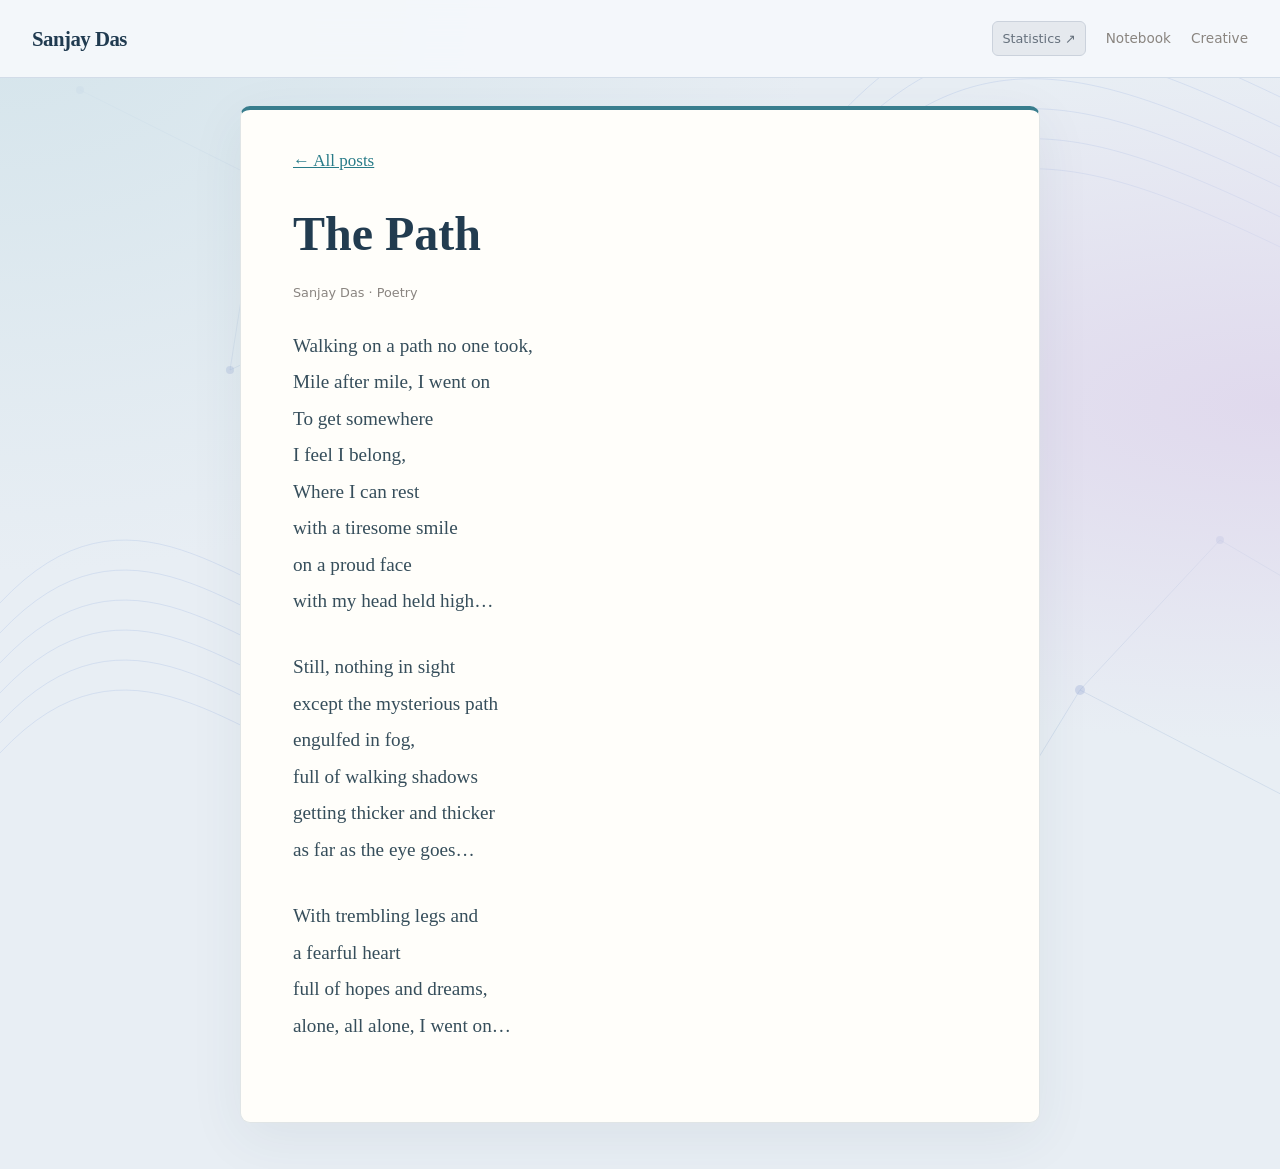
<file: blog/the-path/index.html>
<!doctype html>
<html lang="en"><head><meta charset="utf-8"><meta name="viewport" content="width=device-width,initial-scale=1"><title>The Path — Sanjay Das</title><meta name="description" content="The Path, a poem by Sanjay Das."><link rel="stylesheet" href="../../assets/style.css"><link rel="stylesheet" href="../../assets/notebook.css"></head>
<body><header class="site-header"><a class="site-logo" href="../../">Sanjay Das</a><nav class="site-nav"><a class="statistics-nav-link" href="../../#statistics">Statistics ↗</a><a href="../">Notebook</a><a href="../../#creative">Creative</a></nav></header><main class="article-note poetry-page"><a href="../">← All posts</a><h1>The Path</h1><p class="byline">Sanjay Das · Poetry</p><div class="poem-text"><p>Walking on a path no one took,<br>
Mile after mile, I went on<br>
To get somewhere<br>
I feel I belong,<br>
Where I can rest<br>
with a tiresome smile<br>
on a proud face<br>
with my head held high…</p><p>Still, nothing in sight<br>
except the mysterious path<br>
engulfed in fog,<br>
full of walking shadows<br>
getting thicker and thicker<br>
as far as the eye goes…</p><p>With trembling legs and<br>
a fearful heart<br>
full of hopes and dreams,<br>
alone, all alone, I went on…</p></div></main>
</body></html>
</file>
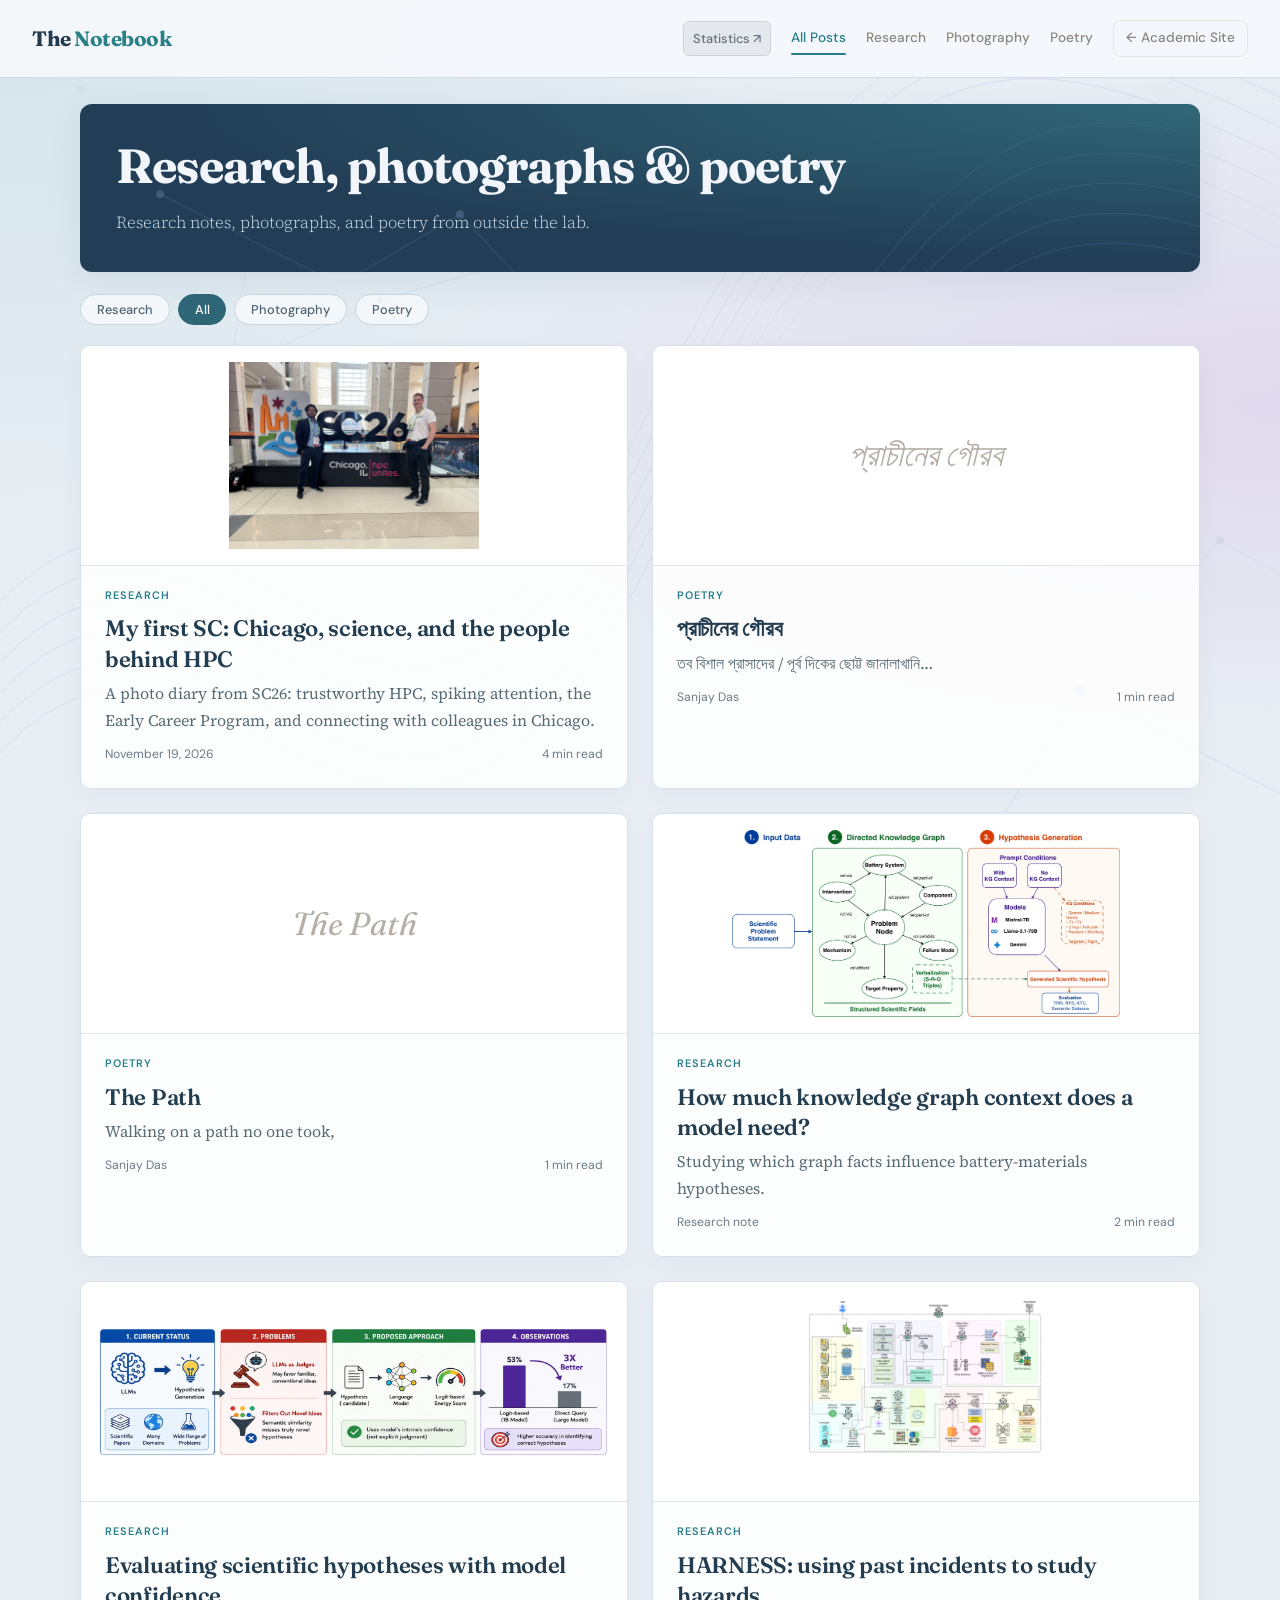
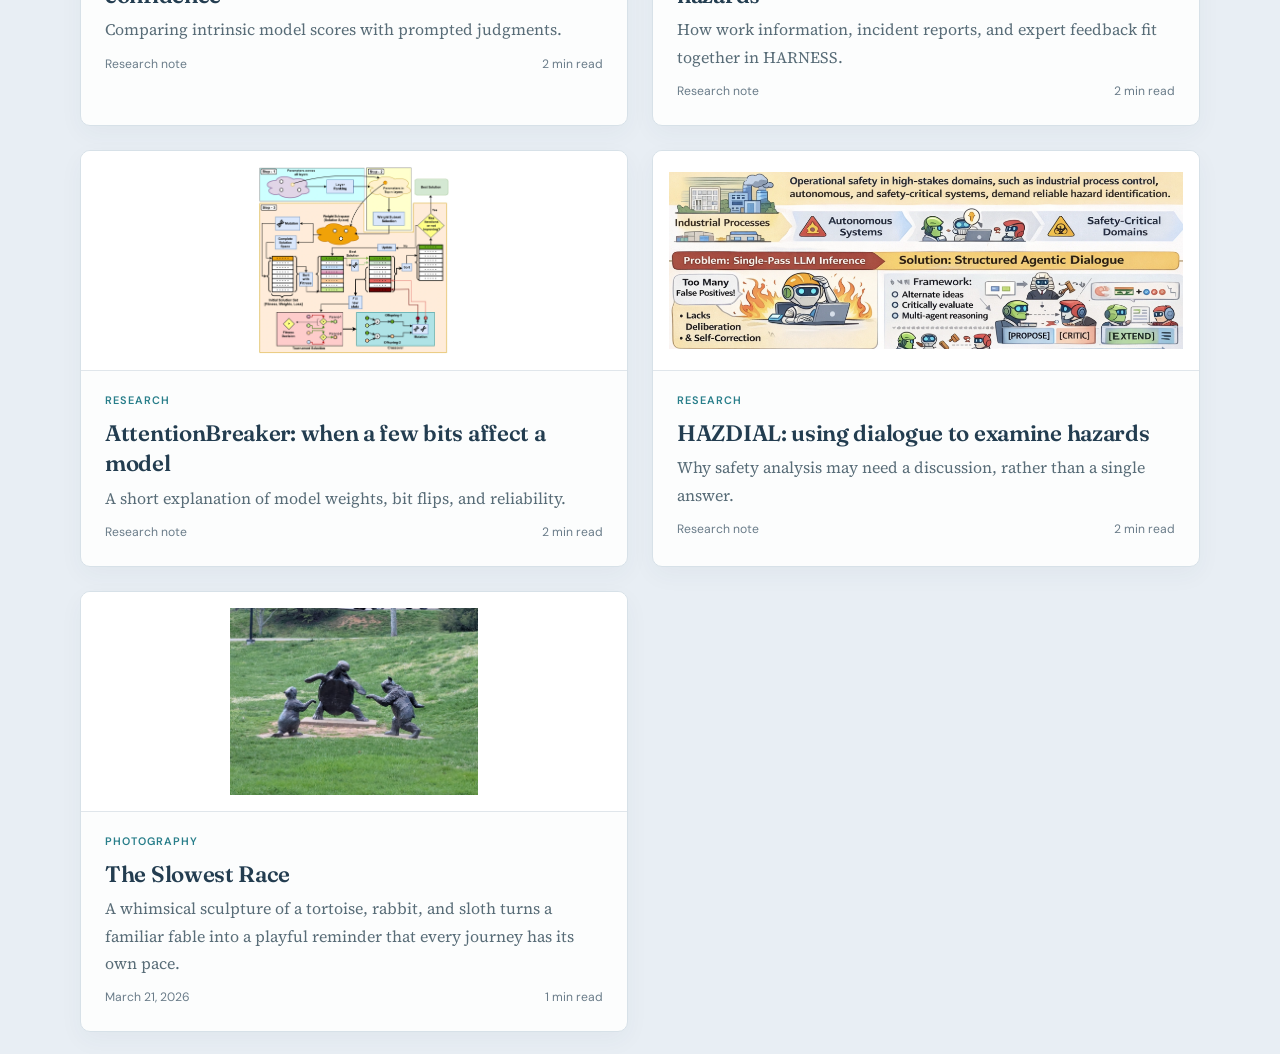
<file: blog.html>
<!doctype html><html lang="en">
<head>
<meta charset="utf-8">
<meta http-equiv="refresh" content="0;url=blog/">
<title>Research notebook — Sanjay Das</title>
<link rel="canonical" href="https://sanjay-das-in.github.io/blog/">
</head>
<body><a href="blog/">Continue to the research notebook</a>
</body></html>
</file>
<file: assets/notebook.css>
.hero{padding:32px 28px 24px}.hero h1{font-size:2.25rem}.hero p{font-size:1.05rem;max-width:620px}.filter-bar{padding-bottom:22px}.posts-grid{max-width:1200px;gap:20px;grid-template-columns:repeat(3,minmax(0,1fr))}.post-card-img{height:142px;object-fit:contain;background:#f0f4fd}.post-card-body{padding:18px}.post-card-body h2{font-size:1.2rem}.post-card-body h2 a{color:inherit;text-decoration:none}.post-card-body h2 a:after{content:'';position:absolute;inset:0}.post-card{position:relative;cursor:default}.post-card:focus-within{outline:2px solid var(--accent);outline-offset:3px}.post-card-body .excerpt{font-size:.95rem}.article-note{max-width:850px}.article-note h1{font-size:clamp(2rem,4vw,2.6rem)}.research-figure{margin:24px 0}.research-figure img{width:100%;height:auto}.research-figure figcaption{font:12px/1.6 var(--sans);color:var(--text-s);margin-top:8px}.paper-source{border-top:1px solid var(--brd);margin-top:28px;padding-top:4px;font-size:15px}.paper-source p{font-size:14px;margin-top:12px}a:focus-visible,button:focus-visible{outline:2px solid var(--accent);outline-offset:4px}@media(max-width:900px){.posts-grid{grid-template-columns:repeat(2,minmax(0,1fr))}}@media(max-width:600px){.hero h1{font-size:1.9rem}.posts-grid{grid-template-columns:1fr;padding:0 20px 30px}.post-card-img{height:auto;max-height:180px}.hero{padding-top:26px}.article-note{padding:28px 22px 50px}}@media(prefers-reduced-motion:reduce){*{animation:none!important;transition:none!important}}.post-card{animation:none!important;opacity:1;transform:none}

.posts-grid{grid-template-columns:repeat(2,minmax(0,1fr));max-width:1120px;gap:28px}.post-card{border:0;border-radius:0;border-bottom:1px solid #dedbd6;background:transparent;box-shadow:none!important;padding-bottom:12px}.post-card:hover{transform:none}.post-card-img{height:235px;object-fit:contain;background:#fff;padding:16px;border:1px solid #e8e5e0;border-radius:4px}.post-card-body{padding:20px 0}.post-card-body h2{font-size:1.4rem;line-height:1.35}.post-card-cat{letter-spacing:1px;color:#77716a}.post-card-body .excerpt{font-size:1rem;color:#69645e;line-height:1.7}.post-card-footer{color:#77716a}.article-note{max-width:980px}.article-note>p,.article-note>.paper-source{max-width:760px;margin-left:auto;margin-right:auto}.article-note h1{max-width:850px;font-size:clamp(2.1rem,4vw,3rem)}.research-figure{margin:32px 0 38px;padding:0}.research-figure img{height:auto;max-height:none;object-fit:contain;background:#fff;border:1px solid #e8e5df;border-radius:3px;padding:12px}.research-figure figcaption{margin-top:12px;color:#6c665f;font-size:13px;line-height:1.7}.research-figure figcaption a{white-space:nowrap}.research-figure a:focus-visible{display:block}.article-note .byline{margin:22px 0 28px}.hero p{font-style:normal;color:#716b64}.hero{padding-bottom:20px}
@media(max-width:600px){.posts-grid{grid-template-columns:1fr;gap:24px}.post-card-img{height:auto;max-height:280px;min-height:150px}.post-card-body h2{font-size:1.3rem}.article-note{padding-left:20px;padding-right:20px}.research-figure img{padding:5px}}
/* Ink, paper, and a field of blue/teal color give the notebook its own setting. */
body{background:#e8eef4;background-image:radial-gradient(ellipse at 0 0,#d4e4eb 0,transparent 45%),radial-gradient(ellipse at 100% 45%,#e0d9ed 0,transparent 48%),url('research-field.svg');background-size:auto,auto,1440px 1000px;background-attachment:fixed;color:#263747}.site-header{background:rgba(245,248,251,.94);border-bottom-color:#d2dce8}.site-logo{color:#203b50}.site-logo span{color:#287f87}.hero{max-width:1120px;text-align:left;padding:34px 36px;margin:26px auto 22px;background:#223e57;background-image:radial-gradient(ellipse at 100% 0,#387b87aa,transparent 65%),url('research-field.svg');border-radius:12px;color:#f2f6fc;box-shadow:0 10px 35px #283f5614}.hero h1{font-size:clamp(2rem,4vw,3rem);letter-spacing:-1px}.hero p{color:#d0dfe9;max-width:680px;margin:12px 0 0;font-size:1.05rem}.filter-bar{justify-content:flex-start;max-width:1120px;padding:0 0 20px}.filter-btn{background:#ffffffa8;border-color:#c7d5df;color:#4e6473}.filter-btn.active{background:#2e6678;border-color:#2e6678}.posts-grid{padding:0 0 40px;gap:24px}.post-card{background:rgba(255,255,255,.87);border:1px solid #d7e1e8;border-radius:10px;overflow:hidden;padding:0;box-shadow:0 8px 24px #2b465b0b!important}.post-card-img{border:0;border-bottom:1px solid #e0e6eb;border-radius:0;height:220px}.post-card-body{padding:20px 24px 22px}.post-card-body h2{color:#233d50}.post-card-cat{color:#287e8a}.post-card-body .excerpt{color:#586c77}.post-card:hover{box-shadow:0 12px 28px #2b465b16!important;border-color:#aec8d7}.post-card-footer{color:#6a7c89}.article-note{max-width:1060px;background:#fffefa;padding:36px 52px 48px;margin:28px auto 46px;border:1px solid #e0e5e6;border-top:4px solid #387d8d;border-radius:10px;box-shadow:0 15px 55px #29435812}.article-note h1{color:#223c50;max-width:900px}.article-note a{color:#287b88}.article-body{max-width:760px;margin:0 auto}.article-body h2{font:600 1.5rem/1.4 var(--display);color:#29495c;margin:32px 0 15px;letter-spacing:-.2px}.article-body p{margin-bottom:20px;line-height:1.85;color:#364e5b}.article-note>p{color:#4f6570}.research-figure img{border-color:#dce3e6}.research-figure figcaption{color:#687b85}.paper-source{padding:20px 24px;background:#edf5f6;border:1px solid #d9e8eb;border-radius:8px;margin-top:34px!important}.paper-source h2{margin:0 0 12px}.site-footer{border-top-color:#cdd9e2;background:#e6edf2aa}.site-nav a:hover,.site-nav a.active{color:#287b88}.site-nav a.active:after{background:#287b88}
@media(max-width:1180px){.hero{margin-left:28px;margin-right:28px}.filter-bar{padding-left:28px;padding-right:28px}.posts-grid{padding-left:28px;padding-right:28px}.article-note{margin-left:24px;margin-right:24px}}
@media(max-width:600px){body{background-attachment:scroll}.hero{padding:25px 24px;margin:18px 18px 20px}.hero h1{font-size:2rem}.hero p{font-size:.98rem}.filter-bar{padding-left:20px;padding-bottom:18px}.posts-grid{padding-left:18px;padding-right:18px;gap:20px}.post-card-img{height:auto;max-height:270px}.post-card-body{padding:18px 20px}.article-note{margin:18px 12px 28px;padding:25px 20px 32px}.article-note h1{font-size:2.05rem}.article-body h2{font-size:1.3rem}.article-body p{font-size:1.05rem;line-height:1.8}.paper-source{padding:18px}}

/* Preserve the author's line and stanza breaks. */
.poetry-page{max-width:800px}.poem-text{max-width:640px;margin-top:28px;font-family:var(--serif);font-size:1.2rem;line-height:1.9;color:#364e5b}.poem-text p{margin:0 0 30px}.poetry-page h1{margin-bottom:12px}.poetry-page .byline{margin-bottom:24px}@media(max-width:600px){.poem-text{font-size:1.02rem;line-height:1.9}.poem-text p{margin-bottom:26px}}

.poetry-page[lang="bn"] h1,.poem-text[lang="bn"]{font-family:'Noto Serif Bengali','Nirmala UI','Vrinda',serif}.poem-text[lang="bn"]{font-size:1.25rem;line-height:2}.poetry-page[lang="bn"] h1{line-height:1.5}.poem-text[lang="bn"] p{margin-bottom:30px}@media(max-width:600px){.poem-text[lang="bn"]{font-size:1.1rem}}

.site-nav .statistics-nav-link{color:#66717d;background:#e5e9ee;border:1px solid #cbd2dc;border-radius:6px;padding:5px 9px;font-size:.8rem}.site-nav .statistics-nav-link:hover{background:#d7dfe8;color:#35485f}
</file>
<file: assets/style.css>
*,:before,:after{margin:0;padding:0;box-sizing:border-box;}
:root{
  --bg:#faf8f5;--surface:#fff;--text:#2c2a28;--text-s:#8a8580;--text-l:#b5afa8;
  --accent:#c45d3e;--accent-soft:rgba(196,93,62,.08);--accent-h:#a84a2f;
  --brd:#e8e4df;--brd-l:#f0ece7;--warm:#f5f0ea;
  --serif:'Source Serif 4',Georgia,serif;
  --display:'Fraunces',Georgia,serif;
  --sans:'DM Sans',system-ui,sans-serif;
  --max-w:720px;--wide-w:960px;--tr:.3s ease;
}
html{scroll-behavior:smooth;}
body{font-family:var(--serif);background:var(--bg);color:var(--text);line-height:1.8;font-size:17px;min-height:100vh;min-height:100dvh;}

/* === HEADER === */
.site-header{
  padding:20px 32px;display:flex;align-items:center;justify-content:space-between;
  border-bottom:1px solid var(--brd);position:sticky;top:0;z-index:50;
  backdrop-filter:blur(16px);background:rgba(255,255,255,.85);gap:16px;
}
.site-logo{font-family:var(--display);font-size:1.3rem;font-weight:700;color:var(--text);text-decoration:none;letter-spacing:-.5px;flex-shrink:0;}
.site-logo span{color:var(--accent);}
.site-nav{display:flex;gap:20px;align-items:center;flex-wrap:wrap;}
.site-nav a{font-family:var(--sans);font-size:.85rem;font-weight:500;color:var(--text-s);text-decoration:none;transition:color var(--tr);position:relative;white-space:nowrap;}
.site-nav a:hover{color:var(--accent);}
.site-nav a.active{color:var(--accent);}
.site-nav a.active::after{content:'';position:absolute;bottom:-4px;left:0;right:0;height:2px;background:var(--accent);border-radius:2px;}
.back-link{
  font-family:var(--sans);font-size:.8rem;font-weight:500;color:var(--text-s);
  text-decoration:none;display:inline-flex;align-items:center;gap:5px;
  padding:5px 12px;border:1px solid var(--brd);border-radius:8px;transition:all var(--tr);
}
.back-link:hover{border-color:var(--accent);color:var(--accent);}

/* mobile menu */
.mob-menu-btn{display:none;width:36px;height:36px;border:1px solid var(--brd);border-radius:8px;background:transparent;cursor:pointer;place-items:center;color:var(--text-s);}
.mob-menu-btn svg{width:20px;height:20px;}

/* === HERO === */
.hero{max-width:var(--wide-w);margin:0 auto;padding:60px 32px 50px;text-align:center;}
.hero h1{font-family:var(--display);font-size:2.8rem;font-weight:700;letter-spacing:-1.5px;line-height:1.15;margin-bottom:14px;}
.hero p{font-size:1.05rem;color:var(--text-s);max-width:500px;margin:0 auto;font-style:italic;font-weight:300;}

/* === FILTERS === */
.filter-bar{max-width:var(--wide-w);margin:0 auto;padding:0 32px 32px;display:flex;gap:8px;justify-content:center;flex-wrap:wrap;}
.filter-btn{
  font-family:var(--sans);font-size:.8rem;font-weight:500;padding:6px 16px;
  border:1px solid var(--brd);border-radius:24px;background:transparent;
  color:var(--text-s);cursor:pointer;transition:all var(--tr);
}
.filter-btn:hover{border-color:var(--accent);color:var(--accent);}
.filter-btn.active{background:var(--accent);color:#fff;border-color:var(--accent);}

/* === POST GRID === */
.posts-grid{
  max-width:var(--wide-w);margin:0 auto;padding:0 32px 50px;
  display:grid;grid-template-columns:repeat(auto-fill,minmax(280px,1fr));gap:24px;
}
.post-card{
  background:var(--surface);border:1px solid var(--brd-l);border-radius:12px;
  overflow:hidden;transition:all var(--tr);cursor:pointer;
  opacity:0;animation:fadeUp .5s ease forwards;
}
.post-card:nth-child(1){animation-delay:.05s;}.post-card:nth-child(2){animation-delay:.1s;}.post-card:nth-child(3){animation-delay:.15s;}.post-card:nth-child(4){animation-delay:.2s;}.post-card:nth-child(5){animation-delay:.25s;}.post-card:nth-child(6){animation-delay:.3s;}
@keyframes fadeUp{from{opacity:0;transform:translateY(16px)}to{opacity:1;transform:translateY(0)}}
.post-card:hover{transform:translateY(-3px);box-shadow:0 12px 40px rgba(0,0,0,.06);border-color:var(--brd);}
.post-card-img{width:100%;height:180px;object-fit:cover;display:block;background:var(--warm);}
.post-card-body{padding:20px 22px 24px;}
.post-card-cat{font-family:var(--sans);font-size:.68rem;font-weight:600;text-transform:uppercase;letter-spacing:1.5px;color:var(--accent);margin-bottom:8px;}
.post-card-body h2{font-family:var(--display);font-size:1.15rem;font-weight:600;line-height:1.3;margin-bottom:6px;letter-spacing:-.3px;}
.post-card-body .excerpt{font-size:.88rem;color:var(--text-s);line-height:1.6;margin-bottom:10px;}
.post-card-footer{display:flex;justify-content:space-between;align-items:center;font-family:var(--sans);font-size:.76rem;color:var(--text-l);}

/* === SINGLE POST === */
.post-view{display:none;}
.post-view.active{display:block;}
.posts-listing.hidden{display:none;}
.post-header{max-width:var(--max-w);margin:0 auto;padding:50px 32px 28px;text-align:center;}
.post-header .post-cat{font-family:var(--sans);font-size:.7rem;font-weight:600;text-transform:uppercase;letter-spacing:2px;color:var(--accent);margin-bottom:14px;display:inline-block;}
.post-header h1{font-family:var(--display);font-size:2.2rem;font-weight:700;letter-spacing:-1px;line-height:1.2;margin-bottom:10px;}
.post-header .post-meta{font-family:var(--sans);font-size:.82rem;color:var(--text-s);}
.post-header .post-meta span{margin:0 6px;color:var(--brd);}
.post-cover{max-width:var(--wide-w);margin:0 auto 36px;padding:0 32px;}
.post-cover img{width:100%;border-radius:12px;display:block;}
.post-content{max-width:var(--max-w);margin:0 auto;padding:0 32px 70px;}
.post-content p{margin-bottom:18px;}
.post-content h2{font-family:var(--display);font-size:1.4rem;font-weight:600;margin:36px 0 14px;letter-spacing:-.5px;}
.post-content h3{font-family:var(--display);font-size:1.15rem;font-weight:600;margin:28px 0 10px;}
.post-content blockquote{border-left:3px solid var(--accent);margin:24px 0;padding:4px 0 4px 22px;font-style:italic;color:var(--text-s);}
.post-content img{width:100%;border-radius:8px;margin:22px 0;}
.post-content .gallery{display:grid;grid-template-columns:repeat(auto-fill,minmax(180px,1fr));gap:10px;margin:24px 0;}
.post-content .gallery img{height:180px;object-fit:cover;margin:0;cursor:pointer;transition:transform .3s;}
.post-content .gallery img:hover{transform:scale(1.02);}
.post-content .poem{font-style:italic;line-height:2.2;padding:22px 28px;margin:24px 0;background:var(--warm);border-radius:10px;border-left:3px solid var(--accent);}
.post-back-btn{font-family:var(--sans);font-size:.85rem;font-weight:500;color:var(--accent);text-decoration:none;display:inline-flex;align-items:center;gap:5px;cursor:pointer;border:none;background:none;padding:0;margin-bottom:20px;transition:color var(--tr);}
.post-back-btn:hover{color:var(--accent-h);}

/* === FOOTER === */
.site-footer{border-top:1px solid var(--brd);padding:36px 32px;text-align:center;font-family:var(--sans);font-size:.8rem;color:var(--text-l);}
.site-footer a{color:var(--accent);text-decoration:none;}
.site-footer a:hover{text-decoration:underline;}

/* === RESPONSIVE === */
@media(max-width:700px){
  .site-header{padding:14px 16px;flex-wrap:wrap;}
  .site-nav{gap:12px;}
  .site-nav a{font-size:.78rem;}
  .mob-menu-btn{display:grid;}
  .site-nav.collapsed{display:none;}
  .site-nav.expanded{display:flex;width:100%;justify-content:center;padding-top:8px;}
  .hero{padding:40px 16px 30px;}
  .hero h1{font-size:2rem;}
  .filter-bar,.posts-grid,.post-header,.post-content,.post-cover{padding-left:16px;padding-right:16px;}
  .post-header h1{font-size:1.6rem;}
  .posts-grid{grid-template-columns:1fr;gap:16px;}
  .post-content .gallery{grid-template-columns:repeat(auto-fill,minmax(140px,1fr));}
}
@media(max-width:380px){
  .hero h1{font-size:1.7rem;}
  .filter-btn{padding:5px 12px;font-size:.74rem;}
}
@media(min-width:701px){
  .mob-menu-btn{display:none !important;}
}

.article-note{max-width:760px;margin:0 auto;padding:45px 28px 80px}.article-note h1{font:600 clamp(2rem,5vw,2.8rem)/1.2 var(--display);margin:28px 0 16px}.article-note h2{font:600 1.3rem var(--display);margin:30px 0 12px}.article-note p{margin-bottom:18px}.article-note a{color:var(--accent)}.article-note .byline{font: .8rem var(--sans);color:var(--text-s);margin:20px 0 35px}
</file>
